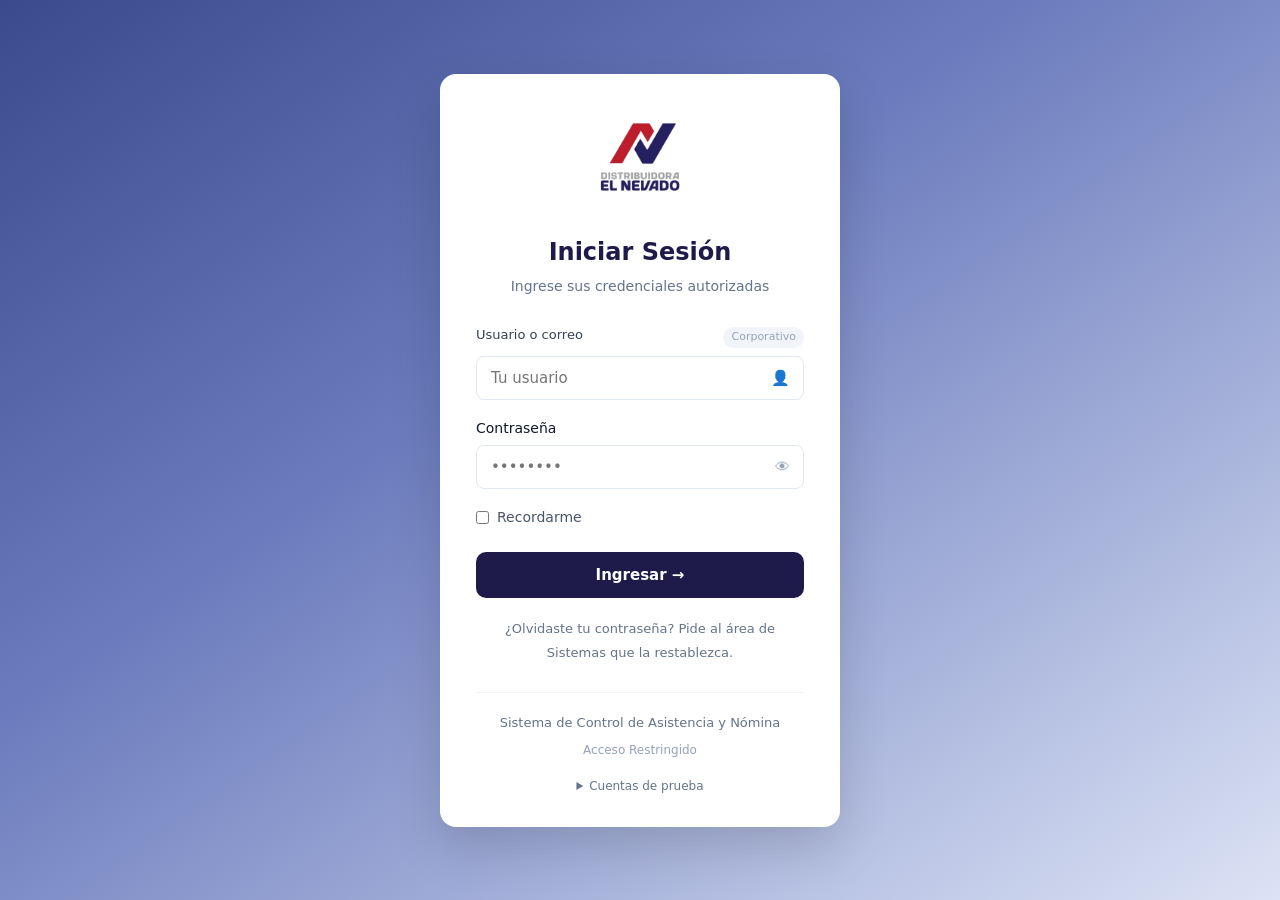
<file: Frontend/index.html>
<!DOCTYPE html>
<html lang="es">

<head>
    <meta charset="UTF-8">
    <meta name="viewport" content="width=device-width, initial-scale=1.0">
    <title>Iniciar Sesión | Distribuidora El Nevado</title>
    <link rel="stylesheet" href="recursos/main.css">
    <link rel="stylesheet" href="recursos/login.css">
    <!-- Sesión y permisos por rol (antes que cualquier otro script) -->
    <script src="recursos/sesion.js"></script>
</head>

<body class="login-page">

    <div class="login-container">
        <div class="login-card">

            <!-- Logo -->
            <div class="login-card__logo">
                <img src="recursos/logo.png" alt="El Nevado">
            </div>

            <!-- Título -->
            <h1 class="login-card__title">Iniciar Sesión</h1>
            <p class="login-card__subtitle">Ingrese sus credenciales autorizadas</p>

            <!-- Formulario -->
            <form class="login-form" id="loginForm" novalidate>

                <!-- Usuario -->
                <div class="form-group">
                    <div class="label-row">
                        <label for="usuario">Usuario o correo</label>
                        <span class="label-tag">Corporativo</span>
                    </div>
                    <div class="input-icon">
                        <input type="text" id="usuario" name="usuario" placeholder="Tu usuario" autocomplete="username"
                            required>
                        <span class="icon">👤</span>
                    </div>
                </div>

                <!-- Contraseña -->
                <div class="form-group">
                    <label for="password">Contraseña</label>
                    <div class="input-icon">
                        <input type="password" id="password" name="password" placeholder="••••••••" autocomplete="current-password" required>
                        <button type="button" class="toggle-password" id="togglePassword" aria-label="Mostrar contraseña">👁</button>
                    </div>
                </div>

                <!-- Recordarme -->
                <div class="form-row">
                    <label class="checkbox-label">
                        <input type="checkbox" name="recordarme" id="recordarme">
                        Recordarme
                    </label>
                </div>

                <p class="login-error hidden" id="loginError" role="alert"></p>

                <!-- Botón -->
                <button type="submit" class="btn btn--primary btn--full">
                    Ingresar →
                </button>

                <!-- Olvidé contraseña -->
                <div class="login-form__footer">
                    <span>¿Olvidaste tu contraseña? Pide al área de Sistemas que la restablezca.</span>
                </div>
            </form>

            <!-- Texto inferior -->
            <div class="login-card__bottom">
                <p>Sistema de Control de Asistencia y Nómina</p>
                <span>Acceso Restringido</span>
            </div>

            <!-- Cuentas de prueba: se quitan cuando exista el servidor -->
            <details class="login-demo">
                <summary>Cuentas de prueba</summary>
                <ul>
                    <li><strong>super</strong> / super123 · Super usuario</li>
                    <li><strong>rh</strong> / rh123 · Recursos Humanos</li>
                    <li><strong>admin01</strong> / admin123 · Admin sucursal 01</li>
                    <li><strong>admin05</strong> / admin123 · Admin sucursal 05</li>
                    <li><strong>sistemas</strong> / sistemas123 · Sistemas</li>
                </ul>
            </details>

        </div>
    </div>

    <script>
        const formulario = document.getElementById('loginForm');
        const mensajeError = document.getElementById('loginError');
        const campoPassword = document.getElementById('password');

        function mostrarError(texto) {
            mensajeError.textContent = texto;
            mensajeError.classList.remove('hidden');
        }

        formulario.addEventListener('submit', (evento) => {
            evento.preventDefault();
            const usuario = document.getElementById('usuario').value.trim();
            const contrasena = campoPassword.value;
            if (!usuario || !contrasena) return mostrarError('Escribe tu usuario y tu contraseña.');

            const resultado = iniciarSesion(usuario, contrasena, document.getElementById('recordarme').checked);
            if (resultado.error) {
                mostrarError(resultado.error);
                campoPassword.value = '';
                campoPassword.focus();
                return;
            }
            location.href = ROLES[resultado.usuario.rol].inicio;
        });

        document.getElementById('togglePassword').addEventListener('click', (evento) => {
            const mostrar = campoPassword.type === 'password';
            campoPassword.type = mostrar ? 'text' : 'password';
            evento.currentTarget.setAttribute('aria-label', mostrar ? 'Ocultar contraseña' : 'Mostrar contraseña');
        });
    </script>
</body>

</html>
</file>
<file: Frontend/recursos/main.css>
/* ===============================
   VARIABLES GLOBALES
================================ */
:root {
    --color-primary: #252060;
    /* Navy */
    --color-primary-dark: #1c184c;
    --color-danger: #BE1D2C;
    /* Rojo del logo */
    --color-success: #22C55E;
    --color-warning: #EAB308;
    --color-text: #0F172A;
    --color-text-light: #64748B;
    --color-border: #E2E8F0;
    --color-bg: #F8FAFC;
    --color-white: #FFFFFF;

    /* ---- Un color por concepto, el mismo en todas las páginas ----
       bg = fondo de la etiqueta · tx = texto · pt = punto, icono o barra */
    --asistencia-bg: #dcfce7;  --asistencia-tx: #15803d;  --asistencia-pt: #22c55e;   /* verde: asistió, a tiempo, activo */
    --retardo-bg: #fef3c7;     --retardo-tx: #b45309;     --retardo-pt: #f59e0b;      /* ámbar: retardo, salida temprana */
    --falta-bg: #fee2e2;       --falta-tx: #b91c1c;       --falta-pt: #ef4444;        /* rojo: falta, falta administrativa */
    --permiso-bg: #dbeafe;     --permiso-tx: #1d4ed8;     --permiso-pt: #3b82f6;      /* azul: permiso */
    --vacaciones-bg: #ede9fe;  --vacaciones-tx: #6d28d9;  --vacaciones-pt: #8b5cf6;   /* morado: vacaciones */
    --incapacidad-bg: #fce7f3; --incapacidad-tx: #be185d; --incapacidad-pt: #db2777;  /* rosa: incapacidad */
    --descanso-bg: #f1f5f9;    --descanso-tx: #64748b;    --descanso-pt: #cbd5e1;     /* gris: descanso */
    --baja-bg: #e2e8f0;        --baja-tx: #334155;                                    /* gris oscuro: baja */

    --radius: 10px;
    --shadow: 0 10px 30px rgba(0, 0, 0, 0.08);
    --transition: all 0.25s ease;
}

/* ===============================
   RESET BÁSICO
================================ */
*,
*::before,
*::after {
    margin: 0;
    padding: 0;
    box-sizing: border-box;
}

html {
    font-size: 16px;
}

body {
    font-family: 'Inter', system-ui, -apple-system, BlinkMacSystemFont, 'Segoe UI', Roboto, sans-serif;
    color: var(--color-text);
    background-color: var(--color-bg);
    line-height: 1.5;
    -webkit-font-smoothing: antialiased;
}

a {
    text-decoration: none;
    color: inherit;
}

img {
    max-width: 100%;
    display: block;
}

button,
input {
    font-family: inherit;
}

/* ===============================
   BOTONES
================================ */
.btn {
    display: inline-flex;
    align-items: center;
    justify-content: center;
    gap: 8px;
    padding: 12px 20px;
    border-radius: 8px;
    font-size: 15px;
    font-weight: 600;
    border: none;
    cursor: pointer;
    transition: var(--transition);
}

.btn--primary {
    background-color: var(--color-primary);
    color: var(--color-white);
}

.btn--primary:hover {
    background-color: var(--color-primary-dark);
}

.btn--full {
    width: 100%;
}

/* ===============================
   FORMULARIOS
================================ */
.form-group {
    margin-bottom: 18px;
}

.form-group label {
    display: block;
    font-size: 14px;
    font-weight: 500;
    margin-bottom: 6px;
    color: var(--color-text);
}

.form-group input[type="text"],
.form-group input[type="password"],
.form-group input[type="email"] {
    width: 100%;
    padding: 12px 14px;
    border: 1px solid var(--color-border);
    border-radius: 8px;
    font-size: 15px;
    transition: var(--transition);
    background-color: var(--color-white);
}

.form-group input:focus {
    outline: none;
    border-color: var(--color-primary);
    box-shadow: 0 0 0 3px rgba(37, 32, 96, 0.12);
}

.form-group--checkbox {
    display: flex;
    align-items: center;
    gap: 8px;
    margin-bottom: 22px;
}

.form-group--checkbox label {
    margin-bottom: 0;
    font-weight: 400;
    cursor: pointer;
}
/* ===============================
   COLORES POR CONCEPTO
   Se usan sobre cualquier etiqueta, píldora o punto para que
   vacaciones, incapacidad, permiso, etc. se vean igual en todo el sistema.
================================ */
.color-asistencia { background: var(--asistencia-bg) !important; color: var(--asistencia-tx) !important; }
.color-retardo { background: var(--retardo-bg) !important; color: var(--retardo-tx) !important; }
.color-falta { background: var(--falta-bg) !important; color: var(--falta-tx) !important; }
.color-permiso { background: var(--permiso-bg) !important; color: var(--permiso-tx) !important; }
.color-vacaciones { background: var(--vacaciones-bg) !important; color: var(--vacaciones-tx) !important; }
.color-incapacidad { background: var(--incapacidad-bg) !important; color: var(--incapacidad-tx) !important; }
.color-descanso { background: var(--descanso-bg) !important; color: var(--descanso-tx) !important; }
.color-baja { background: var(--baja-bg) !important; color: var(--baja-tx) !important; }

/* Cifras e iconos de las tarjetas */
.kpi-card__value.asistencia { color: var(--asistencia-tx); }
.kpi-card__value.retardo { color: var(--retardo-tx); }
.kpi-card__value.falta { color: var(--falta-tx); }
.kpi-card__value.permiso { color: var(--permiso-tx); }
.kpi-card__value.vacaciones { color: var(--vacaciones-tx); }
.kpi-card__value.incapacidad { color: var(--incapacidad-tx); }

/* Sucursal del admin: texto fijo en lugar de lista desplegable */
.sucursal-fija {
    display: inline-flex;
    align-items: center;
    gap: 6px;
    padding: 8px 14px;
    border-radius: 999px;
    background: #eef2ff;
    color: #252060;
    font-size: 14px;
    font-weight: 700;
    white-space: nowrap;
}

.sucursal-fija::before {
    content: '📍';
    font-size: 13px;
}
</file>
<file: Frontend/recursos/login.css>
/* ===============================
   PÁGINA DE LOGIN
================================ */
.login-page {
    min-height: 100vh;
    display: flex;
    align-items: center;
    justify-content: center;
    background: linear-gradient(145deg, #3b4a8c 0%, #6b7bbd 40%, #dce3f5 100%);
    padding: 20px;
    font-family: 'Inter', system-ui, sans-serif;
}

.login-container {
    width: 100%;
    max-width: 400px;
}

/* ===============================
   CARD
================================ */
.login-card {
    background: #ffffff;
    border-radius: 16px;
    padding: 40px 36px 32px;
    box-shadow: 0 20px 50px rgba(0, 0, 0, 0.15);
    text-align: center;
}

/* Logo */
.login-card__logo {
    margin-bottom: 20px;
}

.login-card__logo img {
    height: 100px;
    margin: 0 auto;
}

/* Título */
.login-card__title {
    font-size: 24px;
    font-weight: 700;
    color: #1e1b4b;
    margin-bottom: 6px;
}

.login-card__subtitle {
    font-size: 14px;
    color: #64748b;
    margin-bottom: 28px;
}

/* Formulario */
.login-form {
    text-align: left;
}

/* Labels */
.label-row {
    display: flex;
    justify-content: space-between;
    align-items: center;
    margin-bottom: 6px;
}

.label-row label {
    font-size: 13px;
    font-weight: 500;
    color: #334155;
}

.label-tag {
    font-size: 11px;
    color: #94a3b8;
    background: #f1f5f9;
    padding: 2px 8px;
    border-radius: 20px;
}

/* Inputs con icono */
.input-icon {
    position: relative;
}

.input-icon input {
    width: 100%;
    padding: 12px 42px 12px 14px;
    border: 1px solid #e2e8f0;
    border-radius: 10px;
    font-size: 14px;
    background: #f8fafc;
    transition: all 0.2s ease;
}

.input-icon input:focus {
    outline: none;
    border-color: #252060;
    background: #fff;
    box-shadow: 0 0 0 3px rgba(37, 32, 96, 0.1);
}

.input-icon .icon,
.input-icon .toggle-password {
    position: absolute;
    right: 14px;
    top: 50%;
    transform: translateY(-50%);
    background: none;
    border: none;
    cursor: pointer;
    font-size: 15px;
    color: #94a3b8;
}

/* Recordarme + En línea */
.form-row {
    display: flex;
    justify-content: space-between;
    align-items: center;
    margin: 18px 0 24px;
}

.checkbox-label {
    display: flex;
    align-items: center;
    gap: 8px;
    font-size: 14px;
    color: #475569;
    cursor: pointer;
}

.status-online {
    display: flex;
    align-items: center;
    gap: 6px;
    font-size: 13px;
    color: #16a34a;
    font-weight: 500;
}

.status-online .dot {
    width: 8px;
    height: 8px;
    background: #22c55e;
    border-radius: 50%;
}

/* Botón */
.btn--primary {
    background: #1e1b4b;
    color: white;
    padding: 14px;
    border-radius: 10px;
    font-size: 15px;
    font-weight: 600;
    border: none;
    cursor: pointer;
    transition: all 0.2s ease;
}

.btn--primary:hover {
    background: #312e81;
}

.btn--full {
    width: 100%;
}

/* Footer del form */
.login-form__footer {
    margin-top: 18px;
    text-align: center;
}

.login-form__footer a {
    font-size: 13px;
    color: #64748b;
}

.login-form__footer a:hover {
    color: #BE1D2C;
}

/* Texto inferior */
.login-card__bottom {
    margin-top: 28px;
    padding-top: 20px;
    border-top: 1px solid #f1f5f9;
}

.login-card__bottom p {
    font-size: 13px;
    color: #64748b;
    margin-bottom: 4px;
}

.login-card__bottom span {
    font-size: 12px;
    color: #94a3b8;
}
/* ===============================
   ERROR Y CUENTAS DE PRUEBA
================================ */
.hidden {
    display: none;
}

.login-error {
    margin: -8px 0 16px;
    padding: 10px 12px;
    border-radius: 8px;
    background: #fef2f2;
    border: 1px solid #fecaca;
    color: #b91c1c;
    font-size: 13px;
}

.login-form__footer span {
    font-size: 13px;
    color: #64748b;
}

.login-demo {
    margin-top: 16px;
    font-size: 12px;
    color: #64748b;
    text-align: left;
}

.login-demo summary {
    cursor: pointer;
    text-align: center;
}

.login-demo ul {
    margin: 10px 0 0;
    padding-left: 18px;
    line-height: 1.8;
}
</file>
<file: Frontend/recursos/inicio.css>
/* ===============================
   LAYOUT PRINCIPAL
================================ */
body {
    display: flex;
    min-height: 100vh;
    background-color: #f8fafc;
}

/* ===============================
   SIDEBAR
   Los espacios se ajustan a la altura de la pantalla (vh)
   para que todo el panel se vea sin desplazarse.
================================ */
.sidebar {
    width: 260px;
    background-color: #1e1b4b;
    color: white;
    display: flex;
    flex-direction: column;
    position: fixed;
    top: 0;
    left: 0;
    bottom: 0;
    z-index: 100;
    /* Solo por seguridad en pantallas muy bajas */
    overflow-y: auto;
    scrollbar-width: thin;
    scrollbar-color: rgba(255, 255, 255, 0.2) transparent;
}

.sidebar__logo {
    padding: clamp(10px, 2vh, 16px) 16px clamp(4px, 1vh, 8px);
    display: flex;
    justify-content: center;
    align-items: center;
    flex-shrink: 0;
}

.sidebar__logo img {
    width: 100%;
    max-width: clamp(96px, 17vh, 140px);
    height: auto;
    background: white;
    padding: clamp(6px, 1.2vh, 10px) 14px;
    border-radius: 12px;
    object-fit: contain;
    box-shadow: 0 2px 8px rgba(0, 0, 0, 0.08);
}

.sidebar__nav {
    flex: 1;
    padding: clamp(6px, 1.5vh, 12px) 12px;
    display: flex;
    flex-direction: column;
    gap: clamp(1px, 0.5vh, 4px);
}

.nav-item {
    display: flex;
    align-items: center;
    gap: 12px;
    padding: clamp(6px, 1.3vh, 11px) 16px;
    white-space: nowrap;
    border-radius: 10px;
    color: #c7d2fe;
    font-size: 14.5px;
    font-weight: 500;
    transition: all 0.2s ease;
}

.nav-item:hover {
    background-color: rgba(255, 255, 255, 0.08);
    color: white;
}

.nav-item.active {
    background-color: #312e81;
    color: white;
}

.nav-icon {
    font-size: 18px;
    width: 22px;
    text-align: center;
}

/* Usuario: avatar y nombre en una fila, "Cerrar sesión" debajo */
.sidebar__user {
    margin-top: auto;
    padding: clamp(8px, 1.8vh, 14px) 16px clamp(10px, 2vh, 16px);
    border-top: 1px solid rgba(255, 255, 255, 0.1);
    display: grid;
    grid-template-columns: 40px 1fr;
    align-items: center;
    column-gap: 12px;
    flex-shrink: 0;
}

.user-avatar {
    width: 40px;
    height: 40px;
    background: #4338ca;
    color: white;
    border-radius: 50%;
    display: flex;
    align-items: center;
    justify-content: center;
    font-weight: 600;
    font-size: 15px;
}

.user-info {
    grid-column: 2 / -1;
    min-width: 0;
}

.user-info strong {
    display: block;
    font-size: 14px;
    color: white;
}

.user-info span {
    font-size: 12px;
    color: #a5b4fc;
}

.btn-logout {
    display: inline-flex;
    align-items: center;
    gap: 6px;
    margin-top: clamp(8px, 1.5vh, 12px);
    padding: 7px 12px;
    background-color: #BE1D2C;
    color: white !important;
    border-radius: 8px;
    font-size: 13px;
    font-weight: 500;
    text-decoration: none;
    transition: background-color 0.2s ease;
}

.sidebar__user .btn-logout {
    grid-column: 1 / -1;
    justify-self: start;
    white-space: nowrap;
}

.btn-logout:hover {
    background-color: #9f1825;
}

/* Aviso del servidor debajo de "Configuración": "En línea" / "Sin conexión"
   (lo agrega recursos/estado-servidor.js) */
.server-status {
    align-self: flex-start;
    display: inline-flex;
    align-items: center;
    gap: 6px;
    margin: clamp(4px, 1vh, 10px) 0 0 12px;
    padding: 5px 10px;
    border-radius: 999px;
    border: 1px solid rgba(255, 255, 255, 0.12);
    background: rgba(255, 255, 255, 0.06);
    color: #e0e7ff;
    font: inherit;
    font-size: 12px;
    font-weight: 600;
    white-space: nowrap;
    cursor: pointer;
}

.server-status__dot {
    width: 8px;
    height: 8px;
    border-radius: 50%;
    background: #94a3b8;
    flex-shrink: 0;
}

.server-status--ok .server-status__dot {
    background: #22c55e;
    box-shadow: 0 0 0 3px rgba(34, 197, 94, 0.25);
}

.server-status--error {
    background: rgba(220, 38, 38, 0.25);
    border-color: rgba(248, 113, 113, 0.7);
    color: #fecaca;
}

.server-status--error .server-status__dot {
    background: #f87171;
    animation: servidorAlerta 1.2s ease-in-out infinite;
}

@keyframes servidorAlerta {
    0%, 100% { box-shadow: 0 0 0 0 rgba(248, 113, 113, 0.6); }
    50% { box-shadow: 0 0 0 5px rgba(248, 113, 113, 0); }
}

/* ===============================
   CONTENIDO PRINCIPAL
================================ */
.main-content {
    flex: 1;
    margin-left: 260px;
    min-height: 100vh;
}

/* Header */
.header {
    display: flex;
    justify-content: space-between;
    align-items: center;
    padding: 18px 32px;
    background: white;
    border-bottom: 1px solid #e2e8f0;
    position: sticky;
    top: 0;
    z-index: 50;
}

.header__left {
    display: flex;
    align-items: center;
    gap: 12px;
}

.header__left h1 {
    font-size: 22px;
    font-weight: 700;
    color: #0f172a;
}

.header__right {
    display: flex;
    align-items: center;
    gap: 20px;
}

.search-box input {
    padding: 10px 16px 10px 38px;
    border: 1px solid #e2e8f0;
    border-radius: 10px;
    width: 240px;
    font-size: 14px;
    background: #f8fafc url('data:image/svg+xml;utf8,<svg xmlns="http://www.w3.org/2000/svg" width="16" height="16" fill="%2394a3b8" viewBox="0 0 16 16"><path d="M11.742 10.344a6.5 6.5 0 1 0-1.397 1.398h-.001l3.85 3.85a1 1 0 0 0 1.415-1.414l-3.85-3.85zm-5.242.656a5 5 0 1 1 0-10 5 5 0 0 1 0 10z"/></svg>') no-repeat 12px center;
}

.search-box input:focus {
    outline: none;
    border-color: #252060;
    background-color: white;
}

.header-date {
    font-size: 14px;
    color: #64748b;
}

.btn-notification {
    background: none;
    border: none;
    font-size: 18px;
    cursor: pointer;
    position: relative;
}

/* Contador de solicitudes por atender */
.contador-campana {
    position: absolute;
    top: -6px;
    right: -8px;
    min-width: 18px;
    height: 18px;
    padding: 0 5px;
    border-radius: 999px;
    background: #dc2626;
    color: #fff;
    font-size: 11px;
    font-weight: 700;
    line-height: 18px;
    text-align: center;
}

/* ===============================
   CONTENIDO
================================ */
.content {
    padding: 28px 32px;
}

.section-header {
    display: flex;
    justify-content: space-between;
    align-items: flex-start;
    margin-bottom: 24px;
}

.section-header h2 {
    font-size: 18px;
    font-weight: 700;
    color: #0f172a;
    margin-bottom: 4px;
}

.section-header p {
    font-size: 14px;
    color: #64748b;
}

.section-header__right {
    display: flex;
    align-items: center;
    gap: 20px;
}

/* Filtro de sucursales */
.filtro-sucursal {
    display: flex;
    align-items: center;
    gap: 8px;
}

.filtro-sucursal label {
    font-size: 13px;
    font-weight: 600;
    color: #64748b;
}

.filtro-sucursal select {
    padding: 9px 12px;
    border: 1px solid #e2e8f0;
    border-radius: 10px;
    font-size: 14px;
    color: #334155;
    background: white;
    cursor: pointer;
}

.filtro-sucursal select:focus {
    outline: none;
    border-color: #252060;
}

/* ===============================
   KPI CARDS
================================ */
.kpi-grid {
    display: grid;
    grid-template-columns: repeat(5, 1fr);
    gap: 16px;
    margin-bottom: 28px;
}

.kpi-card {
    background: white;
    border-radius: 14px;
    padding: 18px 20px;
    box-shadow: 0 1px 3px rgba(0, 0, 0, 0.04);
    border: 1px solid #f1f5f9;
    transition: all 0.2s ease;
    cursor: pointer;
}

.kpi-card--active {
    border: 1.5px solid #1e1b4b;
    box-shadow: 0 4px 12px rgba(30, 27, 75, 0.12);
}

.kpi-card:hover {
    box-shadow: 0 4px 12px rgba(0, 0, 0, 0.06);
    transform: translateY(-2px);
}

.kpi-card--highlight {
    border: 1.5px solid #818cf8;
}

.kpi-card__header {
    display: flex;
    justify-content: space-between;
    align-items: center;
    margin-bottom: 10px;
    font-size: 13px;
    color: #64748b;
    font-weight: 500;
}

.kpi-card__value {
    font-size: 32px;
    font-weight: 700;
    line-height: 1.1;
    margin-bottom: 6px;
}

.kpi-card__value.success {
    color: #16a34a;
}

.kpi-card__value.warning {
    color: #d97706;
}

.kpi-card__value.danger {
    color: #dc2626;
}

.kpi-card__value.info {
    color: #4f46e5;
}

.kpi-card__trend {
    font-size: 13px;
    color: #64748b;
}

.kpi-card__trend.up {
    color: #16a34a;
}

.kpi-card__trend.down {
    color: #dc2626;
}

/* ===============================
   CARD + TABLA
================================ */
.card {
    background: white;
    border-radius: 14px;
    border: 1px solid #f1f5f9;
    box-shadow: 0 1px 3px rgba(0, 0, 0, 0.04);
    overflow: hidden;
}

.card__header {
    display: flex;
    justify-content: space-between;
    align-items: flex-start;
    padding: 20px 24px;
    border-bottom: 1px solid #f1f5f9;
}

.card__header h3 {
    font-size: 16px;
    font-weight: 700;
    color: #0f172a;
    margin-bottom: 4px;
}

.card__subtitle {
    font-size: 13px;
    color: #64748b;
    margin-top: 4px;
}

.badge-soft {
    display: inline-block;
    background: #e0e7ff;
    color: #4338ca;
    font-size: 12px;
    font-weight: 500;
    padding: 3px 10px;
    border-radius: 20px;
    margin-left: 8px;
}

.card__actions {
    display: flex;
    align-items: center;
    gap: 14px;
}

/* Tabla */
.table-responsive {
    overflow-x: auto;
}

.table {
    width: 100%;
    border-collapse: collapse;
}

.table th {
    text-align: left;
    padding: 14px 20px;
    font-size: 12px;
    font-weight: 600;
    color: #64748b;
    text-transform: uppercase;
    letter-spacing: 0.03em;
    background: #f8fafc;
    border-bottom: 1px solid #e2e8f0;
}

.table td {
    padding: 16px 20px;
    font-size: 14px;
    color: #334155;
    border-bottom: 1px solid #f1f5f9;
}

.employee-id {
    font-weight: 600;
    color: #1e1b4b;
    white-space: nowrap;
}

.table .fila-vacia td {
    text-align: center;
    color: #94a3b8;
    font-style: italic;
}

.card__actions .btn {
    text-decoration: none;
    display: inline-block;
}

.employee-cell {
    display: flex;
    align-items: center;
    gap: 12px;
}

.avatar {
    width: 36px;
    height: 36px;
    background: #e0e7ff;
    color: #4338ca;
    border-radius: 50%;
    display: flex;
    align-items: center;
    justify-content: center;
    font-size: 13px;
    font-weight: 600;
}

/* Badges */
.badge {
    display: inline-block;
    padding: 4px 12px;
    border-radius: 20px;
    font-size: 12px;
    font-weight: 600;
}

.badge--success {
    background: #dcfce7;
    color: #16a34a;
}

.badge--warning {
    background: #fef3c7;
    color: #d97706;
}

.badge--danger {
    background: #fee2e2;
    color: #dc2626;
}

/* Footer de tabla */
.table-footer {
    display: flex;
    justify-content: space-between;
    align-items: center;
    padding: 16px 24px;
    font-size: 13px;
    color: #64748b;
}

.pagination {
    display: flex;
    gap: 6px;
}

.pagination button {
    padding: 6px 12px;
    border: 1px solid #e2e8f0;
    background: white;
    border-radius: 8px;
    font-size: 13px;
    cursor: pointer;
    transition: all 0.15s;
}

.pagination button.active {
    background: #1e1b4b;
    color: white;
    border-color: #1e1b4b;
}

.pagination button:hover:not(.active) {
    background: #f8fafc;
}

/* Botones */
.btn {
    padding: 9px 16px;
    border-radius: 8px;
    font-size: 13.5px;
    font-weight: 500;
    cursor: pointer;
    border: none;
    transition: all 0.2s;
}

.btn--primary {
    background: #1e1b4b;
    color: white;
}

.btn--primary:hover {
    background: #312e81;
}

.btn--outline {
    background: white;
    border: 1px solid #e2e8f0;
    color: #334155;
}

.btn--outline:hover {
    background: #f8fafc;
}

/* ===============================
   RESPONSIVE
================================ */
@media (max-width: 1200px) {
    .kpi-grid {
        grid-template-columns: repeat(3, 1fr);
    }
}

@media (max-width: 900px) {
    .sidebar {
        width: 80px;
    }

    /* Solo íconos: el texto del menú no está en un <span>, se oculta con el tamaño de letra */
    .sidebar__nav .nav-item {
        font-size: 0;
        justify-content: center;
        padding: clamp(6px, 1.3vh, 12px) 0;
    }

    .sidebar__nav .nav-icon {
        font-size: 20px;
    }

    .sidebar__user {
        grid-template-columns: 1fr;
        justify-items: center;
    }

    .user-info,
    .btn-logout {
        display: none;
    }

    /* Panel angosto: el aviso queda como un punto de color (el detalle en el texto emergente) */
    .server-status {
        align-self: center;
        margin-left: 0;
        padding: 8px;
    }

    .server-status__text {
        display: none;
    }

    .main-content {
        margin-left: 80px;
    }

    .kpi-grid {
        grid-template-columns: repeat(2, 1fr);
    }
}
</file>
<file: Frontend/recursos/asistencia.css>
/* ===============================
   PÁGINA DE ASISTENCIA
================================ */

/* Evita que una tabla ancha empuje toda la página: se desplaza dentro de su tarjeta */
.main-content {
    min-width: 0;
}

/* Header de página */
.page-header {
    display: flex;
    justify-content: space-between;
    align-items: flex-start;
    margin-bottom: 28px;
    gap: 20px;
}

.title-row {
    display: flex;
    align-items: center;
    gap: 12px;
    margin-bottom: 6px;
}

.title-row h1 {
    font-size: 24px;
    font-weight: 700;
    color: #0f172a;
}

.page-actions {
    display: flex;
    gap: 10px;
    flex-shrink: 0;
}

/* KPI de 5 columnas */
.kpi-grid--5 {
    grid-template-columns: repeat(5, 1fr);
    margin-bottom: 24px;
}

.kpi-card__value small {
    font-size: 18px;
    font-weight: 500;
    color: #94a3b8;
}

.kpi-card__value.incapacity {
    color: var(--incapacidad-tx);
}

.kpi-card__footer {
    display: flex;
    flex-direction: column;
    gap: 4px;
    margin-top: 10px;
    font-size: 12.5px;
    color: #64748b;
}

/* ===============================
   FILTROS
================================ */
.filters-bar {
    display: flex;
    justify-content: space-between;
    align-items: center;
    margin-bottom: 20px;
    gap: 16px;
    flex-wrap: wrap;
}

.filter-tabs {
    display: flex;
    background: #f1f5f9;
    padding: 4px;
    border-radius: 10px;
    gap: 2px;
}

.filter-tab {
    padding: 8px 16px;
    border: none;
    background: transparent;
    border-radius: 8px;
    font-size: 13.5px;
    font-weight: 500;
    color: #64748b;
    cursor: pointer;
    transition: all 0.2s;
}

.filter-tab.active {
    background: white;
    color: #0f172a;
    box-shadow: 0 1px 3px rgba(0, 0, 0, 0.08);
}

.filter-tab:hover:not(.active) {
    color: #0f172a;
}

.filter-selects {
    display: flex;
    align-items: center;
    gap: 12px;
    flex-wrap: wrap;
}

.filter-selects select {
    padding: 8px 32px 8px 12px;
    border: 1px solid #e2e8f0;
    border-radius: 8px;
    font-size: 13.5px;
    background: white;
    color: #334155;
    cursor: pointer;
}

/* Periodo que se está viendo (fecha, semana o mes) */
.last-sync {
    font-size: 13px;
    font-weight: 600;
    color: #475569;
}

/* ===============================
   TABS DE LA TABLA
================================ */
.table-tabs {
    display: flex;
    gap: 6px;
    flex-wrap: wrap;
}

.table-tab {
    padding: 7px 14px;
    border: none;
    background: transparent;
    border-radius: 20px;
    font-size: 13px;
    font-weight: 500;
    color: #64748b;
    cursor: pointer;
    transition: all 0.2s;
}

.table-tab.active {
    background: #1e1b4b;
    color: white;
}

.table-tab:hover:not(.active) {
    background: #f1f5f9;
    color: #0f172a;
}

/* ===============================
   TABLA DE ASISTENCIA
================================ */
#tabla-registros th,
#tabla-registros td {
    padding-left: 14px;
    padding-right: 14px;
}

#tabla-registros tbody tr[data-id] {
    cursor: pointer;
}

#tabla-registros tbody tr[data-id]:hover {
    background: #f8fafc;
}

.col-hora {
    white-space: nowrap;
}

/* Columnas numéricas del resumen semanal/mensual */
.col-num {
    text-align: center !important;
    white-space: nowrap;
}

.employee-id {
    font-weight: 700;
    color: #1e1b4b;
    white-space: nowrap;
}

.time-ok {
    color: var(--asistencia-tx);
    font-weight: 600;
}

.time-late {
    color: var(--retardo-tx);
    font-weight: 600;
}

.time-late small {
    font-weight: 500;
    font-size: 12px;
}

.time-danger {
    color: #dc2626;
    font-weight: 600;
}

.time-info {
    color: #4f46e5;
    font-weight: 600;
}

.time-missing {
    color: #94a3b8;
}

/* Permisos, incapacidades y vacaciones: no checan */
.no-check {
    color: #94a3b8;
    font-style: italic;
}

.table-empty {
    text-align: center;
    padding: 40px !important;
    color: #94a3b8;
}

.status-dot {
    display: inline-block;
    width: 8px;
    height: 8px;
    border-radius: 50%;
    margin-right: 6px;
}

.status-dot.success { background: #22c55e; }
.status-dot.warning { background: #f59e0b; }
.status-dot.danger { background: #ef4444; }
.status-dot.info { background: #6366f1; }
.status-dot.muted { background: #cbd5e1; }

/* Un punto por concepto, con los colores de recursos/main.css */
.status-dot.asistencia { background: var(--asistencia-pt); }
.status-dot.retardo { background: var(--retardo-pt); }
.status-dot.falta { background: var(--falta-pt); }
.status-dot.permiso { background: var(--permiso-pt); }
.status-dot.incapacidad { background: var(--incapacidad-pt); }
.status-dot.vacaciones { background: var(--vacaciones-pt); }
.status-dot.descanso { background: var(--descanso-pt); }

.pill {
    display: inline-block;
    padding: 3px 10px;
    border-radius: 999px;
    font-size: 12px;
    font-weight: 600;
}

.pill--success { background: #dcfce7; color: #15803d; }
.pill--muted { background: #f1f5f9; color: #475569; }

/* ===============================
   BOTONES EXTRA
================================ */
.btn--outline {
    background: white;
    border: 1px solid #e2e8f0;
    color: #334155;
    padding: 9px 16px;
    border-radius: 8px;
    font-size: 13.5px;
    font-weight: 500;
    cursor: pointer;
    transition: all 0.2s;
}

.btn--outline:hover {
    background: #f8fafc;
    border-color: #cbd5e1;
}

.btn--primary {
    background: #1e1b4b;
    color: white;
    padding: 9px 16px;
    border-radius: 8px;
    font-size: 13.5px;
    font-weight: 500;
    border: none;
    cursor: pointer;
    transition: all 0.2s;
}

.btn--primary:hover {
    background: #312e81;
}

/* ===============================
   RESPONSIVE
================================ */
@media (max-width: 1300px) {
    .kpi-grid--5 {
        grid-template-columns: repeat(3, 1fr);
    }
}

@media (max-width: 1200px) {
    .page-header {
        flex-direction: column;
    }
}

@media (max-width: 768px) {
    .kpi-grid--5 {
        grid-template-columns: repeat(2, 1fr);
    }

    .filters-bar {
        flex-direction: column;
        align-items: flex-start;
    }
}

.kpi-card {
    cursor: pointer;
    transition: all 0.2s ease;
}

.kpi-card--active {
    border: 2px solid #4f46e5 !important;
    box-shadow: 0 0 0 4px rgba(79, 70, 229, 0.15);
}
</file>
<file: Frontend/recursos/lista-asistencia.css>
/* ===============================
   LISTA DE ASISTENCIA SEMANAL (ventana y hoja para PDF)
   Los colores de cada concepto vienen de main.css
================================ */

/* ---------- Ventana ---------- */
.lista-modal {
    position: fixed;
    inset: 0;
    z-index: 2100;
    display: grid;
    place-items: center;
    padding: 20px;
    background: rgba(15, 23, 42, 0.55);
}

.lista-modal__caja {
    display: flex;
    flex-direction: column;
    width: min(1180px, 100%);
    max-height: 100%;
    background: #fff;
    border-radius: 16px;
    box-shadow: 0 24px 60px rgba(15, 23, 42, 0.3);
    overflow: hidden;
}

.lista-modal__barra {
    display: flex;
    align-items: flex-end;
    justify-content: space-between;
    gap: 16px;
    flex-wrap: wrap;
    padding: 18px 22px;
    border-bottom: 1px solid #e2e8f0;
}

.lista-modal__barra h3 {
    margin: 0 0 2px;
    font-size: 19px;
    color: #0f172a;
}

.lista-modal__barra p {
    margin: 0;
    font-size: 13px;
    color: #64748b;
}

.lista-controles {
    display: flex;
    align-items: flex-end;
    gap: 12px;
    flex-wrap: wrap;
}

.lista-controles label {
    display: block;
    margin-bottom: 4px;
    font-size: 12px;
    font-weight: 600;
    color: #475569;
}

.lista-controles select {
    padding: 9px 12px;
    border: 1px solid #e2e8f0;
    border-radius: 10px;
    background: #fff;
    font-size: 14px;
}

.lista-modos {
    display: inline-flex;
    padding: 3px;
    border-radius: 10px;
    background: #f1f5f9;
}

.lista-modos label {
    margin: 0;
    cursor: pointer;
}

.lista-modos input {
    position: absolute;
    opacity: 0;
    pointer-events: none;
}

.lista-modos span {
    display: block;
    padding: 7px 12px;
    border-radius: 8px;
    font-size: 13px;
    font-weight: 600;
    color: #475569;
}

.lista-modos input:checked + span {
    background: #fff;
    color: #252060;
    box-shadow: 0 1px 3px rgba(15, 23, 42, 0.15);
}

.lista-modos input:focus-visible + span {
    outline: 2px solid #252060;
}

.lista-modal__vista {
    flex: 1;
    overflow: auto;
    padding: 18px;
    background: #e2e8f0;
}

.lista-modal__vista .lista-hoja {
    margin: 0 auto;
    box-shadow: 0 6px 20px rgba(15, 23, 42, 0.18);
}

.lista-modal__acciones {
    display: flex;
    align-items: center;
    justify-content: space-between;
    gap: 12px;
    flex-wrap: wrap;
    padding: 14px 22px;
    border-top: 1px solid #e2e8f0;
}

.lista-modal__acciones p {
    margin: 0;
    font-size: 12.5px;
    color: #64748b;
}

.lista-modal__acciones div {
    display: flex;
    gap: 10px;
}

/* ---------- La hoja (en pantalla y en el PDF) ---------- */
.lista-hoja {
    width: 1120px;
    padding: 18px 20px;
    background: #fff;
    color: #0f172a;
    font-size: 11px;
    line-height: 1.3;
    -webkit-print-color-adjust: exact;
    print-color-adjust: exact;
}

.la-encabezado {
    display: grid;
    grid-template-columns: auto 1fr 1.4fr;
    align-items: center;
    gap: 16px;
    padding: 7px 14px;
    border-radius: 10px;
    background: #252060;
    color: #fff;
}

.la-encabezado img {
    width: 62px;
    padding: 5px;
    border-radius: 8px;
    background: #fff;
}

.la-encabezado h2 {
    margin: 0;
    font-size: 19px;
    letter-spacing: 0.04em;
    text-transform: uppercase;
}

.la-encabezado p {
    margin: 2px 0 0;
    font-size: 11px;
    color: #c7d2fe;
}

.la-semana {
    text-align: right;
}

.la-semana p {
    font-size: 12.5px;
    font-weight: 700;
    color: #fff;
}

.la-tarjetas {
    display: grid;
    grid-auto-flow: column;
    grid-auto-columns: 1fr;
    gap: 8px;
    margin: 8px 0;
}

.la-tarjeta {
    padding: 5px 10px;
    border: 1px solid #e2e8f0;
    border-left: 4px solid #cbd5e1;
    border-radius: 8px;
    background: #f8fafc;
}

.la-tarjeta {
    display: flex;
    align-items: baseline;
    gap: 6px;
}

.la-tarjeta strong {
    font-size: 15px;
}

.la-tarjeta span {
    font-size: 9.5px;
    line-height: 1.15;
    color: #475569;
}

.la-tarjeta--asistencia { border-left-color: var(--asistencia-pt); }
.la-tarjeta--asistencia strong { color: var(--asistencia-tx); }
.la-tarjeta--retardo { border-left-color: var(--retardo-pt); }
.la-tarjeta--retardo strong { color: var(--retardo-tx); }
.la-tarjeta--falta { border-left-color: var(--falta-pt); }
.la-tarjeta--falta strong { color: var(--falta-tx); }
.la-tarjeta--incapacidad { border-left-color: var(--incapacidad-pt); }
.la-tarjeta--incapacidad strong { color: var(--incapacidad-tx); }
.la-tarjeta--vacaciones { border-left-color: var(--vacaciones-pt); }
.la-tarjeta--vacaciones strong { color: var(--vacaciones-tx); }
.la-tarjeta--permiso { border-left-color: var(--permiso-pt); }
.la-tarjeta--permiso strong { color: var(--permiso-tx); }

.la-tabla {
    width: 100%;
    border-collapse: collapse;
    table-layout: fixed;
}

.la-tabla th,
.la-tabla td {
    border: 1px solid #94a3b8;
    padding: 2px 4px;
    text-align: center;
    vertical-align: middle;
}

.la-tabla thead th {
    background: #252060;
    color: #fff;
    font-size: 10.5px;
    text-transform: uppercase;
    letter-spacing: 0.03em;
}

.la-tabla thead .la-th-fecha,
.la-tabla thead .la-th-total {
    background: #e0e7ff;
    color: #1e1b4b;
    text-transform: none;
}

.la-tabla thead .la-th-hoy {
    background: #fde68a;
}

.la-tabla td.la-num { color: #475569; }

.la-grupo td {
    background: #f1f5f9;
    font-weight: 800;
    font-size: 11px;
    letter-spacing: 0.05em;
    text-transform: uppercase;
    color: #252060;
}

.la-tabla td.la-nombre {
    text-align: left;
    font-weight: 700;
    text-transform: uppercase;
    color: #1e3a8a;
}

.la-nombre span {
    font-size: 10.5px;
}

/* El ID va en el mismo renglón, a la derecha, para no hacer más alto el renglón */
.la-nombre small {
    float: right;
    margin-left: 6px;
    font-size: 8.5px;
    font-weight: 500;
    line-height: 14px;
    text-transform: none;
    color: #64748b;
}

.la-ingreso {
    font-weight: 600;
    color: #1e3a8a;
}

.la-puesto {
    font-size: 9px;
    line-height: 1.15;
    font-weight: 700;
    text-transform: uppercase;
}

.la-dia {
    height: 27px;
    font-size: 10px;
}

.la-dia strong,
.la-dia small {
    display: block;
}

.la-dia strong {
    white-space: nowrap;
}

.la-dia strong {
    font-size: 9.5px;
}

.la-dia small {
    font-size: 8.5px;
    font-weight: 600;
    opacity: 0.9;
}

.la-dia--asistencia { color: var(--asistencia-tx); }
.la-dia--retardo { background: var(--retardo-bg); color: var(--retardo-tx); }
.la-dia--falta { background: var(--falta-bg); color: var(--falta-tx); }
.la-dia--incapacidad { background: var(--incapacidad-bg); color: var(--incapacidad-tx); }
.la-dia--vacaciones { background: var(--vacaciones-bg); color: var(--vacaciones-tx); }
.la-dia--permiso { background: var(--permiso-bg); color: var(--permiso-tx); }
.la-dia--descanso { background: var(--descanso-bg); color: var(--descanso-tx); }

.la-dia--fuera {
    background: repeating-linear-gradient(135deg, #f8fafc, #f8fafc 5px, #e2e8f0 5px, #e2e8f0 6px);
    color: #64748b;
    font-size: 9px;
}

.la-total {
    font-weight: 700;
}

.la-total--retardo { color: var(--retardo-tx); }
.la-total--falta { color: var(--falta-tx); }

.la-pie td {
    background: #eef2ff;
    font-weight: 800;
    color: #1e1b4b;
}

.la-pie td:first-child {
    text-align: right;
    text-transform: uppercase;
    letter-spacing: 0.03em;
}

.la-vacia {
    padding: 18px !important;
    color: #64748b;
}

.la-final {
    margin-top: 8px;
    break-inside: avoid;
}

.la-leyenda {
    display: flex;
    flex-wrap: wrap;
    gap: 5px;
    margin-bottom: 7px;
}

.la-chip {
    padding: 3px 8px;
    border: 1px solid #e2e8f0;
    border-radius: 999px;
    font-size: 9.5px;
    font-weight: 700;
}

.la-avisos {
    padding: 6px 12px;
    border: 1px solid #e2e8f0;
    border-radius: 8px;
    background: #f8fafc;
}

.la-avisos h3 {
    margin: 0 0 4px;
    font-size: 11px;
    text-transform: uppercase;
    letter-spacing: 0.04em;
    color: #252060;
}

.la-avisos ul {
    margin: 0;
    padding: 0;
    list-style: none;
    columns: 2;
    column-gap: 24px;
}

.la-avisos li {
    position: relative;
    padding-left: 12px;
    font-size: 10px;
    break-inside: avoid;
}

.la-avisos li::before {
    content: '';
    position: absolute;
    left: 0;
    top: 4px;
    width: 6px;
    height: 6px;
    border-radius: 50%;
    background: #94a3b8;
}

.la-avisos p {
    margin: 0;
    font-size: 10.5px;
    color: #475569;
}

.la-aviso--falta::before { background: var(--falta-pt) !important; }
.la-aviso--retardo::before { background: var(--retardo-pt) !important; }
.la-aviso--asistencia::before { background: var(--asistencia-pt) !important; }
.la-aviso--incapacidad::before { background: var(--incapacidad-pt) !important; }
.la-aviso--vacaciones::before { background: var(--vacaciones-pt) !important; }

.la-firmas {
    display: grid;
    grid-template-columns: 1fr 1fr;
    column-gap: 60px;
    row-gap: 3px;
    margin-top: 26px;
    padding: 0 60px;
    text-align: center;
    break-inside: avoid;
}

.la-firmas span {
    display: block;
    padding-top: 5px;
    border-top: 1px solid #0f172a;
    font-size: 11px;
    font-weight: 700;
}

.la-firmas small {
    font-size: 9.5px;
    color: #475569;
}

.la-firmas p {
    grid-column: 1 / -1;
    margin: 4px 0 0;
    font-size: 8.5px;
    color: #64748b;
}

/* ---------- PDF: solo sale la hoja, en horizontal ---------- */
#zonaLista {
    display: none;
}

@media print {
    @page {
        size: letter landscape;
        margin: 9mm;
    }

    body.imprimiendo-lista > *:not(#zonaLista) {
        display: none !important;
    }

    body.imprimiendo-lista #zonaLista {
        display: block;
    }

    body.imprimiendo-lista {
        background: #fff;
    }

    #zonaLista .lista-hoja {
        width: 100%;
        padding: 0;
    }

    /* El encabezado de la tabla se repite en cada hoja y los renglones no se parten */
    .la-tabla thead { display: table-header-group; }
    .la-tabla tr { break-inside: avoid; }
}
</file>
<file: Frontend/recursos/configuracion.css>
body.page-configuracion {
    background: #f4f6fb;
}

.configuration-shell {
    padding-bottom: 32px;
}

.configuration-header {
    display: flex;
    justify-content: space-between;
    align-items: flex-start;
    gap: 18px;
    margin-bottom: 22px;
}

.configuration-header h1 {
    font-size: 24px;
    color: #0f172a;
    font-weight: 700;
    line-height: 1.3;
    margin-bottom: 4px;
}

.configuration-header p {
    color: #64748b;
    font-size: 14px;
    max-width: 700px;
}

.header-title {
    font-size: 16px;
    font-weight: 700;
    color: #0f172a;
}

.configuration-header__actions {
    display: flex;
    align-items: center;
    gap: 12px;
    flex-wrap: wrap;
}

.settings-tabs {
    display: flex;
    flex-wrap: wrap;
    gap: 10px;
    margin-bottom: 22px;
    padding: 8px 12px;
    border-radius: 16px;
    background: rgba(255, 255, 255, 0.7);
    border: 1px solid #e2e8f0;
}

.settings-tab {
    border: 1px solid transparent;
    background: #f4f6fb;
    color: #475569;
    padding: 10px 16px;
    border-radius: 10px;
    font-size: 14px;
    font-weight: 600;
    cursor: pointer;
}

.settings-tab.active {
    background: #252060;
    color: white;
    box-shadow: 0 8px 18px rgba(37, 32, 96, 0.2);
}

.configuration-grid {
    display: grid;
    grid-template-columns: 1.05fr 1fr;
    gap: 20px;
}

.config-column {
    display: flex;
    flex-direction: column;
    gap: 20px;
}

.config-card {
    background: #fff;
    border: 1px solid #e2e8f0;
    border-radius: 18px;
    box-shadow: 0 8px 18px rgba(15, 23, 42, 0.03);
    padding: 22px;
}

.config-card__title {
    display: flex;
    align-items: center;
    gap: 12px;
    margin-bottom: 20px;
}

.config-card__title h3 {
    font-size: 18px;
    color: #111827;
    margin-bottom: 4px;
}

.config-card__title p {
    font-size: 12px;
    color: #64748b;
}

.config-icon {
    width: 38px;
    height: 38px;
    display: grid;
    place-items: center;
    background: #eef2ff;
    color: #312e81;
    border-radius: 12px;
    font-size: 18px;
}

.config-badge {
    margin-left: auto;
    background: rgba(34, 197, 94, 0.12);
    color: #15803d;
    border-radius: 999px;
    padding: 6px 12px;
    font-size: 12px;
    font-weight: 700;
}

.config-row {
    display: flex;
    align-items: center;
    justify-content: space-between;
    gap: 12px;
    border: 1px solid #edf2f7;
    background: #f8fafc;
    border-radius: 12px;
    padding: 14px 16px;
    margin-bottom: 18px;
}

.config-row--single {
    justify-content: space-between;
    align-items: center;
}

.config-row label,
.form-field label {
    display: block;
    margin-bottom: 6px;
    font-size: 13px;
    font-weight: 600;
    color: #475569;
}

.config-file {
    display: flex;
    align-items: center;
    gap: 12px;
}

.config-file .mini-icon {
    width: 38px;
    height: 38px;
    border-radius: 10px;
    background: #e2e8f0;
    display: grid;
    place-items: center;
}

.config-file small {
    display: block;
    font-size: 12px;
    color: #64748b;
}

.config-form-grid {
    display: grid;
    grid-template-columns: repeat(2, minmax(0, 1fr));
    gap: 16px;
}

.form-field {
    min-width: 0;
}

.field-full {
    grid-column: 1 / -1;
}

.form-field input,
.form-field select {
    width: 100%;
    border: 1px solid #e2e8f0;
    border-radius: 10px;
    padding: 12px 14px;
    background: #f8fafc;
    color: #0f172a;
    font-size: 14px;
}

.hint-box {
    margin-top: 18px;
    border-left: 4px solid #cbd5e1;
    background: #f8fafc;
    color: #475569;
    padding: 12px 14px;
    border-radius: 10px;
    font-size: 13px;
}

.toggle-list {
    display: flex;
    flex-direction: column;
    gap: 14px;
}

.toggle-item {
    display: flex;
    align-items: center;
    justify-content: space-between;
    gap: 12px;
    padding: 14px 16px;
    border-radius: 12px;
    background: #f8fafc;
    border: 1px solid #edf2f7;
}

.toggle-item strong {
    display: block;
    font-size: 14px;
    color: #0f172a;
    margin-bottom: 4px;
}

.toggle-item small {
    color: #64748b;
    font-size: 12px;
    display: block;
    max-width: 360px;
}

.switch {
    position: relative;
    display: inline-block;
    width: 48px;
    height: 28px;
    flex-shrink: 0;
}

.switch input {
    opacity: 0;
    width: 0;
    height: 0;
}

.slider {
    position: absolute;
    inset: 0;
    border-radius: 999px;
    background: #cbd5e1;
    transition: all 0.2s ease;
}

.slider::before {
    content: "";
    position: absolute;
    width: 20px;
    height: 20px;
    left: 4px;
    top: 4px;
    border-radius: 50%;
    background: white;
    box-shadow: 0 2px 6px rgba(15, 23, 42, 0.15);
    transition: all 0.2s ease;
}

.switch input:checked + .slider {
    background: #252060;
}

.switch input:checked + .slider::before {
    transform: translateX(20px);
}

.btn--small {
    padding: 10px 14px;
    font-size: 13px;
}

/* ===============================
   CONFIGURACIÓN: PESTAÑAS Y CAMPOS
================================ */
.hidden {
    display: none !important;
}

.settings-panel {
    margin-bottom: 20px;
}

.input-suffix {
    display: flex;
    align-items: stretch;
    border: 1px solid #e2e8f0;
    border-radius: 10px;
    background: #f8fafc;
    overflow: hidden;
}

.input-suffix input {
    border: none !important;
    border-radius: 0 !important;
    background: transparent !important;
    flex: 1;
    min-width: 0;
}

.input-suffix span {
    display: flex;
    align-items: center;
    padding: 0 14px;
    background: #eef2f7;
    color: #475569;
    font-size: 13px;
    font-weight: 600;
    white-space: nowrap;
}

.form-field input:focus,
.form-field select:focus,
.input-suffix:focus-within {
    outline: none;
    border-color: #252060;
    box-shadow: 0 0 0 3px rgba(37, 32, 96, 0.12);
}

.input-suffix input:focus {
    box-shadow: none;
}

.form-field input[readonly] {
    color: #475569;
    cursor: default;
}

.form-field .is-invalid,
.input-suffix:has(.is-invalid) {
    border-color: #f87171 !important;
    background: #fef2f2 !important;
}

.hint-box strong {
    color: #0f172a;
}

.hint-box a,
.config-card__title p a {
    color: #252060;
    font-weight: 700;
}

.unsaved-pill {
    background: #fef3c7;
    color: #92400e;
    border-radius: 999px;
    padding: 6px 12px;
    font-size: 12px;
    font-weight: 700;
}

.info-list {
    list-style: none;
    margin: 0;
    padding: 0;
    display: grid;
    gap: 8px;
}

.info-list li {
    display: flex;
    justify-content: space-between;
    align-items: baseline;
    gap: 16px;
    padding: 11px 14px;
    border-radius: 10px;
    background: #f8fafc;
    border: 1px solid #edf2f7;
    font-size: 13.5px;
}

.info-list span {
    color: #64748b;
    flex-shrink: 0;
}

.info-list strong {
    color: #0f172a;
    text-align: right;
}

.demo-card .config-card__title {
    margin-bottom: 14px;
}

.demo-card__btn,
.config-card__action {
    margin-left: auto;
    flex-shrink: 0;
}

.toast {
    position: fixed;
    right: 24px;
    bottom: 24px;
    z-index: 500;
    background: #1e1b4b;
    color: white;
    padding: 12px 18px;
    border-radius: 12px;
    box-shadow: 0 12px 30px rgba(15, 23, 42, 0.25);
    font-size: 14px;
    max-width: 440px;
}

/* ===============================
   INFORMACIÓN
================================ */
.stat-grid {
    display: grid;
    grid-template-columns: repeat(4, minmax(0, 1fr));
    gap: 16px;
    margin-bottom: 20px;
}

.stat-grid--compact {
    gap: 10px;
    margin-bottom: 0;
}

.stat-card {
    background: #fff;
    border: 1px solid #e2e8f0;
    border-radius: 16px;
    padding: 16px 18px;
}

.stat-grid--compact .stat-card {
    background: #f8fafc;
    border-color: #edf2f7;
    border-radius: 12px;
    padding: 12px 14px;
}

.stat-card strong {
    display: block;
    font-size: 28px;
    line-height: 1.1;
    color: #0f172a;
}

.stat-grid--compact .stat-card strong {
    font-size: 22px;
}

.stat-card span {
    display: block;
    margin-top: 4px;
    font-size: 12.5px;
    color: #64748b;
}

.stat-card--warning strong { color: #d97706; }
.stat-card--danger strong { color: #dc2626; }

.company-logo {
    display: flex;
    justify-content: center;
    padding: 12px;
    margin-bottom: 18px;
    border: 1px solid #edf2f7;
    border-radius: 12px;
    background: #f8fafc;
}

.company-logo img {
    max-width: 150px;
    height: auto;
}

.config-badge--inline {
    margin-left: 8px;
    padding: 2px 8px;
    font-size: 11px;
}

.branch-table {
    width: 100%;
    border-collapse: collapse;
}

.branch-table th {
    text-align: left;
    font-size: 11px;
    letter-spacing: 0.06em;
    text-transform: uppercase;
    color: #64748b;
    padding: 10px 12px;
    background: #f8fafc;
    border-bottom: 1px solid #edf2f7;
}

.branch-table td {
    padding: 11px 12px;
    font-size: 14px;
    color: #334155;
    border-bottom: 1px solid #f1f5f9;
}

.branch-table .num {
    text-align: right;
}

.branch-key {
    font-weight: 700;
    color: #252060;
    width: 60px;
}

.branch-form {
    padding: 16px;
    margin-bottom: 18px;
    border: 1px dashed #c7d2fe;
    border-radius: 12px;
    background: #f5f7ff;
}

.branch-form__actions {
    display: flex;
    justify-content: flex-end;
    gap: 10px;
    margin-top: 14px;
}

.field-hint {
    display: block;
    margin-top: 6px;
    font-size: 12px;
    color: #64748b;
}

.form-error {
    margin: 12px 0 0;
    padding: 10px 12px;
    border-radius: 10px;
    background: #fef2f2;
    border: 1px solid #fecaca;
    color: #b91c1c;
    font-size: 13px;
}

@media (max-width: 1100px) {
    .stat-grid {
        grid-template-columns: repeat(2, minmax(0, 1fr));
    }
}

@media (max-width: 980px) {
    .configuration-header {
        flex-direction: column;
        align-items: flex-start;
    }

    .configuration-grid {
        grid-template-columns: 1fr;
    }
}

@media (max-width: 640px) {
    .config-form-grid {
        grid-template-columns: 1fr;
    }

    .toggle-item {
        flex-direction: column;
        align-items: flex-start;
    }
}

/* Configuración en solo lectura (RH) */
.configuration-header .readonly-note {
    margin-top: 8px;
    font-size: 13px;
    color: #b45309;
}

.form-field input:disabled,
.form-field select:disabled {
    background: #f1f5f9;
    color: #64748b;
    cursor: not-allowed;
}
</file>
<file: Frontend/recursos/empleados.css>
/* ===============================
   PÁGINA DE EMPLEADOS
================================ */

body.page-empleados {
    display: flex;
    min-height: 100vh;
    background: #f5f7fb;
}

.page-empleados .employee-header {
    padding: 18px 28px;
    align-items: flex-start;
}

.page-empleados .employee-header__left {
    display: flex;
    align-items: flex-start;
    gap: 12px;
}

.page-empleados .status-dot {
    width: 10px;
    height: 10px;
    background: #22c55e;
    border-radius: 50%;
    margin-top: 12px;
    box-shadow: 0 0 0 4px rgba(34, 197, 94, 0.14);
}

.page-empleados .header-kicker {
    font-size: 11px;
    font-weight: 800;
    letter-spacing: 0.08em;
    color: #64748b;
    margin-bottom: 4px;
}

.page-empleados .employee-header h1 {
    margin: 0;
    font-size: 32px;
    line-height: 1.15;
    color: #111827;
}

.page-empleados .employee-header p {
    margin-top: 8px;
    color: #64748b;
    font-size: 14px;
}

.page-empleados .employee-header__right {
    display: flex;
    align-items: center;
    gap: 12px;
}

.page-empleados .btn--secondary,
.page-empleados .btn--outline,
.page-empleados .btn--ghost,
.page-empleados .btn--primary {
    border-radius: 10px;
    font-weight: 600;
    transition: all 0.2s ease;
}

.page-empleados .btn--pill {
    display: inline-flex;
    align-items: center;
    justify-content: center;
    min-height: 42px;
    padding: 10px 18px;
    background: #eef2ff;
    color: #2b2d7c;
    border: 1px solid rgba(67, 56, 202, 0.1);
    text-decoration: none;
}

.page-empleados .btn--new-employee {
    min-height: 42px;
    padding: 10px 18px;
    background: #2b2d7c;
    color: white;
    border: none;
}

.page-empleados .employee-content {
    padding-top: 22px;
}

.page-empleados .metrics-grid {
    display: grid;
    grid-template-columns: repeat(3, minmax(0, 1fr));
    gap: 18px;
    margin-bottom: 22px;
}

.page-empleados .metric-card {
    width: 100%;
    text-align: left;
    background: white;
    border: 1px solid #e5e7eb;
    border-radius: 14px;
    padding: 18px 20px 16px;
    box-shadow: 0 2px 8px rgba(15, 23, 42, 0.04);
    cursor: pointer;
    transition: all 0.2s ease;
}

.page-empleados .metric-card.is-active {
    border-color: #2b2d7c;
    box-shadow: 0 10px 20px rgba(43, 45, 124, 0.08);
    transform: translateY(-1px);
}

.page-empleados .employee-detail-panel {
    position: fixed;
    inset: 0 0 0 260px;
    display: flex;
    background: rgba(248, 250, 252, 0.92);
    z-index: 300;
    padding: 0;
}

.page-empleados .employee-detail-panel.hidden {
    display: none;
}

.page-empleados .detail-panel__inner {
    width: 100%;
    height: 100%;
    max-width: none;
    margin: 0;
    background: #ffffff;
    border-radius: 0;
    box-shadow: none;
    padding: 26px 28px 20px;
    overflow-y: auto;
    border-left: 1px solid #e5e7eb;
}

.page-empleados .detail-panel__header {
    display: flex;
    justify-content: space-between;
    align-items: center;
    gap: 16px;
    margin-bottom: 18px;
}

.page-empleados .detail-panel__actions {
    display: flex;
    align-items: center;
    gap: 10px;
}

.page-empleados .detail-back {
    display: inline-flex;
    align-items: center;
    justify-content: center;
    gap: 8px;
    min-height: 38px;
    padding: 0 14px;
    border-radius: 10px;
    border: 1px solid rgba(190, 29, 44, 0.18);
    background: #fef2f2;
    color: #be1d2c;
    font-size: 13px;
    font-weight: 700;
    cursor: pointer;
}

.page-empleados .detail-panel__title-area {
    display: flex;
    align-items: center;
    gap: 14px;
}

.page-empleados .detail-avatar {
    width: 58px;
    height: 58px;
    border-radius: 50%;
    background: linear-gradient(135deg, #dbeafe, #d9f4f0);
    color: #0f172a;
    display: flex;
    align-items: center;
    justify-content: center;
    font-size: 18px;
    font-weight: 800;
}

.page-empleados .detail-panel__eyebrow {
    color: #64748b;
    font-size: 11px;
    letter-spacing: 0.08em;
    text-transform: uppercase;
    font-weight: 700;
}

.page-empleados .detail-panel__title-area h3 {
    margin: 6px 0 0;
    font-size: 28px;
    color: #111827;
}

.page-empleados .detail-close {
    width: 40px;
    height: 40px;
    border-radius: 10px;
    border: 1px solid #e2e8f0;
    background: #f8fafc;
    color: #334155;
    font-size: 26px;
    line-height: 1;
    cursor: pointer;
}

.page-empleados .detail-panel__meta {
    display: flex;
    flex-wrap: wrap;
    gap: 10px;
    margin-bottom: 22px;
}

.page-empleados .detail-panel__meta span {
    display: inline-flex;
    align-items: center;
    padding: 8px 12px;
    background: #f8fafc;
    color: #475569;
    border-radius: 999px;
    font-size: 12px;
    font-weight: 700;
    border: 1px solid #e2e8f0;
}

.page-empleados .status-pill {
    display: inline-flex;
    align-items: center;
    justify-content: center;
    min-width: 90px;
    padding: 8px 12px;
    border-radius: 999px;
    font-size: 12px;
    font-weight: 700;
}

.page-empleados .status-pill--success { background: #dcfce7; color: #166534; }
.page-empleados .status-pill--warning { background: #fef3c7; color: #92400e; }
.page-empleados .status-pill--purple { background: #ede9fe; color: #6d28d9; }

.page-empleados .employee-profile-layout {
    display: grid;
    gap: 22px;
}

.page-empleados .employee-profile-summary,
.page-empleados .employee-profile-section {
    background: #f8fafc;
    border: 1px solid #edf2f7;
    border-radius: 18px;
    padding: 18px 20px;
}

.page-empleados .profile-card--primary h4,
.page-empleados .section-header h4,
.page-empleados .chart-header h5 {
    margin: 0 0 16px;
    color: #111827;
    font-size: 18px;
}

.page-empleados .profile-grid {
    display: grid;
    grid-template-columns: repeat(4, minmax(0, 1fr));
    gap: 14px;
}

.page-empleados .profile-item {
    background: #ffffff;
    border: 1px solid #e5e7eb;
    border-radius: 12px;
    padding: 12px 14px;
}

.page-empleados .profile-item span {
    display: block;
    font-size: 11px;
    color: #64748b;
    text-transform: uppercase;
    letter-spacing: 0.04em;
    font-weight: 700;
    margin-bottom: 8px;
}

.page-empleados .profile-item strong {
    display: block;
    color: #111827;
    font-size: 14px;
    line-height: 1.5;
}

.page-empleados .section-header {
    display: flex;
    justify-content: space-between;
    align-items: center;
    gap: 12px;
    margin-bottom: 16px;
}

.page-empleados .section-header span {
    color: #64748b;
    font-size: 12px;
    font-weight: 700;
}

.page-empleados .history-filter-controls {
    display: flex;
    align-items: center;
    gap: 10px;
}

.page-empleados .compact-select {
    min-width: 120px;
}

.page-empleados .hours-section-actions {
    display: flex;
    align-items: center;
    gap: 12px;
}

.page-empleados .hours-detail-button {
    min-height: 34px;
    padding: 0 12px;
    border-radius: 10px;
    font-size: 12px;
    font-weight: 700;
}

.page-empleados .hours-filter-row {
    display: grid;
    grid-template-columns: repeat(2, minmax(0, 1fr));
    gap: 14px;
    margin-bottom: 18px;
}

.page-empleados .hours-filter-row--calendar {
    grid-template-columns: 1fr 1fr 1fr;
}

.page-empleados .hours-select-wrap {
    display: flex;
    flex-direction: column;
    gap: 8px;
    color: #475569;
    font-size: 12px;
    font-weight: 700;
}

.page-empleados .hours-select-wrap select,
.page-empleados .hours-select-wrap input {
    min-height: 42px;
    border-radius: 10px;
    border: 1px solid #dfe7ef;
    background: white;
    color: #0f172a;
    padding: 0 12px;
    font-size: 14px;
}

.page-empleados .metrics-grid-detail {
    display: grid;
    grid-template-columns: repeat(2, minmax(0, 1fr));
    gap: 16px;
    margin-bottom: 20px;
}

.page-empleados .mini-stat {
    background: white;
    border: 1px solid #e5e7eb;
    border-radius: 12px;
    padding: 14px 16px;
}

.page-empleados .mini-stat span {
    display: block;
    color: #64748b;
    font-size: 12px;
    margin-bottom: 8px;
}

.page-empleados .mini-stat strong {
    display: block;
    color: #111827;
    font-size: 30px;
    line-height: 1.1;
    margin-bottom: 8px;
}

.page-empleados .mini-stat small {
    color: #64748b;
    font-size: 12px;
}

.page-empleados .mini-stat__badges {
    display: flex;
    flex-wrap: wrap;
    gap: 8px;
    margin-top: 12px;
}

.page-empleados .mini-stat__badges span {
    display: inline-flex;
    align-items: center;
    justify-content: center;
    padding: 6px 10px;
    border-radius: 999px;
    font-size: 11px;
    font-weight: 700;
    line-height: 1;
}

.page-empleados .mini-stat__badges .badge-danger {
    background: var(--falta-bg);
    color: var(--falta-tx);
}

.page-empleados .mini-stat__badges .badge-warning {
    background: var(--retardo-bg);
    color: var(--retardo-tx);
}

.page-empleados .chart-block {
    margin-top: 20px;
}

.page-empleados .chart-header {
    display: flex;
    justify-content: space-between;
    align-items: center;
    gap: 10px;
    margin-bottom: 12px;
}

.page-empleados .chart-header h5 {
    margin: 0;
    font-size: 16px;
}

.page-empleados .chart-header span {
    color: #475569;
    font-size: 12px;
    font-weight: 700;
}

.page-empleados .chart-bars {
    display: flex;
    align-items: flex-end;
    justify-content: space-between;
    gap: 10px;
    height: 170px;
    padding: 14px 12px 8px;
    border-radius: 12px;
    background: linear-gradient(180deg, #ffffff 0%, #f8fafc 100%);
    border: 1px solid #edf2f7;
}

.page-empleados .chart-day {
    flex: 1;
    display: flex;
    flex-direction: column;
    align-items: center;
    justify-content: flex-end;
    gap: 8px;
    height: 100%;
}

.page-empleados .chart-bar-wrap {
    width: 100%;
    height: 120px;
    display: flex;
    align-items: flex-end;
    justify-content: center;
}

.page-empleados .chart-bar {
    width: 100%;
    max-width: 28px;
    min-height: 24px;
    background: linear-gradient(180deg, #2b2d7c 0%, #7c8cff 100%);
    border-radius: 8px 8px 0 0;
}

.page-empleados .chart-day span {
    font-size: 11px;
    color: #64748b;
    font-weight: 700;
}

.page-empleados .month-grid {
    display: grid;
    gap: 12px;
}

.page-empleados .month-item {
    background: white;
    border: 1px solid #e5e7eb;
    border-radius: 10px;
    padding: 10px 12px;
}

.page-empleados .month-item__label {
    font-size: 12px;
    color: #64748b;
    margin-bottom: 8px;
    font-weight: 700;
}

.page-empleados .month-item__bar {
    width: 100%;
    height: 10px;
    background: #edf2f7;
    border-radius: 999px;
    overflow: hidden;
}

.page-empleados .month-item__bar span {
    display: block;
    height: 100%;
    border-radius: inherit;
    background: linear-gradient(90deg, #2b2d7c, #7c8cff);
}

.page-empleados .month-item__value {
    margin-top: 8px;
    color: #111827;
    font-size: 12px;
    font-weight: 700;
}

.page-empleados .vacation-list,
.page-empleados .history-list {
    display: grid;
    gap: 12px;
}

.page-empleados .vacation-item,
.page-empleados .history-item {
    background: white;
    border: 1px solid #e5e7eb;
    border-radius: 12px;
    padding: 12px 14px;
}

.page-empleados .vacation-item {
    display: flex;
    align-items: center;
    justify-content: space-between;
    gap: 12px;
}

.page-empleados .vacation-item strong,
.page-empleados .vacation-item span {
    display: block;
}

.page-empleados .vacation-item strong {
    color: #111827;
    font-size: 14px;
}

.page-empleados .vacation-item span {
    color: #64748b;
    font-size: 12px;
    margin-top: 4px;
}

.page-empleados .vacation-badge,
.page-empleados .history-badge {
    display: inline-flex;
    align-items: center;
    justify-content: center;
    padding: 6px 10px;
    border-radius: 999px;
    font-size: 11px;
    font-weight: 700;
}

.page-empleados .vacation-badge {
    background: #e0e7ff;
    color: #3730a3;
}

.page-empleados .history-item__top {
    display: flex;
    justify-content: space-between;
    align-items: center;
    gap: 10px;
    margin-bottom: 10px;
}

.page-empleados .history-badge { }
.page-empleados .badge-blue { background: #dbeafe; color: #1d4ed8; }
.page-empleados .badge-gold { background: #fef3c7; color: #92400e; }
.page-empleados .badge-pink { background: #fce7f3; color: #be185d; }

.page-empleados .history-days {
    font-size: 12px;
    font-weight: 700;
    color: #334155;
}

.page-empleados .history-item__meta {
    display: flex;
    justify-content: space-between;
    gap: 12px;
    font-size: 12px;
    color: #64748b;
    margin-bottom: 8px;
}

.page-empleados .history-item__status {
    display: inline-flex;
    align-items: center;
    padding: 5px 10px;
    border-radius: 999px;
    font-size: 11px;
    font-weight: 700;
}

.page-empleados .status-ok { background: #dcfce7; color: #166534; }
.page-empleados .status-warn { background: #fef3c7; color: #92400e; }

.page-empleados .history-empty {
    background: white;
    border: 1px dashed #dfe7ef;
    border-radius: 12px;
    padding: 18px;
    color: #64748b;
    text-align: center;
}

.page-empleados .mini-stats {
    display: grid;
    grid-template-columns: repeat(2, minmax(0, 1fr));
    gap: 12px;
    margin-bottom: 18px;
}

.page-empleados .mini-stat {
    background: white;
    border: 1px solid #e5e7eb;
    border-radius: 12px;
    padding: 12px 14px;
}

.page-empleados .mini-stat span {
    display: block;
    color: #64748b;
    font-size: 11px;
    margin-bottom: 6px;
}

.page-empleados .mini-stat strong {
    color: #111827;
    font-size: 18px;
}

.page-empleados .chart-bars {
    display: flex;
    align-items: flex-end;
    justify-content: space-between;
    gap: 10px;
    height: 160px;
    padding-top: 10px;
    border-radius: 12px;
    background: linear-gradient(180deg, #ffffff 0%, #f8fafc 100%);
    border: 1px solid #edf2f7;
    padding: 14px 12px 8px;
}

.page-empleados .chart-day {
    flex: 1;
    display: flex;
    flex-direction: column;
    align-items: center;
    justify-content: flex-end;
    gap: 8px;
    height: 100%;
}

.page-empleados .chart-bar-wrap {
    width: 100%;
    height: 120px;
    display: flex;
    align-items: flex-end;
    justify-content: center;
}

.page-empleados .chart-bar {
    width: 100%;
    max-width: 28px;
    min-height: 24px;
    background: linear-gradient(180deg, #2b2d7c 0%, #7c8cff 100%);
    border-radius: 8px 8px 0 0;
}

.page-empleados .chart-day span {
    font-size: 11px;
    color: #64748b;
    font-weight: 700;
}

.page-empleados .month-grid {
    display: grid;
    gap: 12px;
}

.page-empleados .month-item {
    background: white;
    border: 1px solid #e5e7eb;
    border-radius: 10px;
    padding: 10px 12px;
}

.page-empleados .month-item__label {
    font-size: 12px;
    color: #64748b;
    margin-bottom: 8px;
    font-weight: 700;
}

.page-empleados .month-item__bar {
    width: 100%;
    height: 10px;
    background: #edf2f7;
    border-radius: 999px;
    overflow: hidden;
}

.page-empleados .month-item__bar span {
    display: block;
    height: 100%;
    border-radius: inherit;
    background: linear-gradient(90deg, #2b2d7c, #7c8cff);
}

.page-empleados .month-item__value {
    margin-top: 8px;
    color: #111827;
    font-size: 12px;
    font-weight: 700;
}

.page-empleados .metric-card__title {
    margin-bottom: 10px;
    font-size: 13px;
    color: #64748b;
    letter-spacing: 0.05em;
    font-weight: 700;
}

.page-empleados .metric-card__value {
    font-size: 42px;
    font-weight: 700;
    color: #111827;
    line-height: 1;
    margin-bottom: 10px;
}

.page-empleados .metric-card__meta {
    font-size: 13px;
    color: #64748b;
}

.page-empleados .metric-card__meta.success {
    color: #16a34a;
}

.page-empleados .toolbar {
    display: flex;
    justify-content: space-between;
    align-items: center;
    gap: 16px;
    margin-bottom: 20px;
    flex-wrap: wrap;
}

.page-empleados .searchbox {
    display: flex;
    align-items: center;
    gap: 10px;
    flex: 1;
    min-width: 280px;
    max-width: 540px;
    background: white;
    border: 1px solid #e2e8f0;
    border-radius: 12px;
    padding: 0 14px;
    min-height: 48px;
}

.page-empleados .search-icon {
    color: #64748b;
    font-size: 20px;
}

.page-empleados .searchbox input {
    width: 100%;
    border: none;
    background: transparent;
    font-size: 14px;
    color: #0f172a;
    outline: none;
}

.page-empleados .toolbar-actions {
    display: flex;
    align-items: center;
    gap: 12px;
    flex-wrap: wrap;
}

.page-empleados .toolbar-select,
.page-empleados .btn--ghost,
.page-empleados .btn--outline {
    min-height: 42px;
    border-radius: 10px;
    border: 1px solid #dfe7ef;
    background: white;
    color: #334155;
    padding: 0 14px;
    font-size: 14px;
    font-weight: 500;
}

.page-empleados .btn--ghost {
    background: #f8fafc;
    cursor: pointer;
}

.page-empleados .btn--outline {
    cursor: pointer;
}

.page-empleados .table-card {
    background: white;
    border-radius: 12px;
    border: 1px solid #e5e7eb;
    overflow: hidden;
    box-shadow: 0 2px 8px rgba(15, 23, 42, 0.03);
}

.page-empleados .employee-table {
    width: 100%;
    border-collapse: collapse;
}

.page-empleados .employee-table th {
    background: #f8fafc;
    color: #475569;
    font-size: 12px;
    font-weight: 700;
    letter-spacing: 0.05em;
    text-transform: uppercase;
    text-align: left;
    padding: 16px 18px;
    border-bottom: 1px solid #edf2f7;
}

.page-empleados .employee-table td {
    padding: 16px 18px;
    border-bottom: 1px solid #edf2f7;
    font-size: 14px;
    color: #334155;
    vertical-align: middle;
}

.page-empleados .employee-cell {
    display: flex;
    align-items: center;
    gap: 12px;
}

.page-empleados .avatar {
    width: 40px;
    height: 40px;
    border-radius: 50%;
    display: flex;
    align-items: center;
    justify-content: center;
    color: #1f2937;
    font-size: 12px;
    font-weight: 700;
}

.page-empleados .avatar-rose { background: #f8d9d9; }
.page-empleados .avatar-purple { background: #e5dbff; }
.page-empleados .avatar-gold { background: #f8e7a9; }
.page-empleados .avatar-sky { background: #dff1ff; }
.page-empleados .avatar-peach { background: #ffe7bf; }
.page-empleados .avatar-ice { background: #d9f4f0; }
.page-empleados .avatar-lime { background: #d9f5d9; }

.page-empleados .employee-name {
    font-size: 15px;
    font-weight: 700;
    color: #0f172a;
}

.page-empleados .employee-email {
    margin-top: 4px;
    font-size: 12px;
    color: #64748b;
}

.page-empleados .status-badge {
    display: inline-flex;
    align-items: center;
    justify-content: center;
    min-width: 96px;
    padding: 7px 12px;
    border-radius: 999px;
    font-size: 12px;
    font-weight: 700;
}

.page-empleados .status-active {
    color: #166534;
    background: #dcfce7;
}

.page-empleados .status-incapacitated {
    color: #92400e;
    background: #fef3c7;
}

.page-empleados .status-vacation {
    color: #7c3aed;
    background: #ede9fe;
}

.page-empleados .link-button {
    background: transparent;
    border: none;
    font-size: 14px;
    color: #2b2d7c;
    font-weight: 700;
    cursor: pointer;
}

.page-empleados .link-button span {
    color: #475569;
    font-weight: 500;
}

.page-empleados .table-footer {
    display: flex;
    justify-content: space-between;
    align-items: center;
    gap: 12px;
    padding: 18px 18px;
    background: #fff;
    border-top: 1px solid #edf2f7;
    color: #64748b;
    font-size: 13px;
}

.page-empleados .pagination {
    display: flex;
    align-items: center;
    gap: 8px;
}

.page-empleados .pagination button {
    min-width: 32px;
    height: 32px;
    border-radius: 8px;
    border: 1px solid #e2e8f0;
    background: white;
    color: #334155;
    font-weight: 600;
    cursor: pointer;
}

.page-empleados .pagination button.active {
    background: #2b2d7c;
    color: white;
    border-color: #2b2d7c;
}

/* modal */

.page-empleados .modal-overlay {
    position: fixed;
    inset: 0;
    background: rgba(15, 23, 42, 0.5);
    display: flex;
    align-items: center;
    justify-content: center;
    z-index: 400;
    padding: 20px;
    overflow-y: auto;
}

.page-empleados .modal-overlay.hidden {
    display: none;
}

.page-empleados .employee-modal,
.page-empleados .hours-chart-modal {
    width: min(1100px, 100%);
    max-height: calc(100vh - 40px);
    background: white;
    border-radius: 14px;
    box-shadow: 0 25px 60px rgba(15, 23, 42, 0.22);
    overflow: auto;
}

.page-empleados .hours-chart-modal {
    width: min(900px, 100%);
}

.page-empleados .employee-modal__header,
.page-empleados .hours-chart-modal__header {
    display: flex;
    align-items: center;
    justify-content: space-between;
    gap: 20px;
    padding: 18px 22px 14px;
    border-bottom: 1px solid #e5e7eb;
}

.page-empleados .employee-modal__title-wrap {
    display: flex;
    align-items: center;
    gap: 12px;
}

.page-empleados .back-icon {
    font-size: 22px;
    color: #475569;
}

.page-empleados .employee-modal__eyebrow {
    color: #64748b;
    font-size: 12px;
    font-weight: 700;
    text-transform: uppercase;
    letter-spacing: 0.06em;
}

.page-empleados .employee-modal__header h3,
.page-empleados .hours-chart-modal__header h3 {
    margin: 0;
    color: #111827;
    font-size: 18px;
    font-weight: 700;
}

.page-empleados .hours-chart-modal__header {
    display: flex;
    align-items: center;
    justify-content: space-between;
    gap: 20px;
    padding: 18px 22px 14px;
    border-bottom: 1px solid #e5e7eb;
}

.page-empleados .hours-chart-modal__content {
    padding: 20px 22px 22px;
}

.page-empleados .hours-chart-summary-grid {
    display: grid;
    grid-template-columns: repeat(2, minmax(0, 1fr));
    gap: 16px;
    margin-bottom: 18px;
}

.page-empleados .half-card {
    background: linear-gradient(180deg, #ffffff 0%, #f8fafc 100%);
    border: 1px solid #e5e7eb;
    border-radius: 14px;
    padding: 18px 16px;
}

.page-empleados .half-card span {
    display: block;
    color: #64748b;
    font-size: 12px;
    margin-bottom: 8px;
    font-weight: 700;
}

.page-empleados .half-card strong {
    display: block;
    color: #111827;
    font-size: 26px;
    margin-bottom: 10px;
}

.page-empleados .connection-pill {
    display: inline-flex;
    align-items: center;
    gap: 8px;
    padding: 8px 12px;
    border-radius: 999px;
    border: 1px solid #dbeafe;
    background: #f8fafc;
    color: #475569;
    font-size: 12px;
    font-weight: 600;
}

.page-empleados .connection-dot {
    width: 8px;
    height: 8px;
    border-radius: 50%;
    background: #22c55e;
}

.page-empleados .wizard-steps {
    display: grid;
    grid-template-columns: repeat(3, 1fr);
    gap: 10px;
    padding: 14px 22px 0;
}

.page-empleados .wizard-step {
    border: 1px solid #dfe7ef;
    background: #f8fafc;
    color: #475569;
    border-radius: 10px 10px 0 0;
    padding: 12px 10px;
    font-size: 13px;
    font-weight: 700;
    cursor: pointer;
}

.page-empleados .wizard-step.active {
    background: #2b2d7c;
    color: white;
    border-color: #2b2d7c;
}

.page-empleados .wizard-panel {
    padding: 18px 22px 0;
}

.page-empleados .wizard-panel__content {
    display: none;
    background: #f9fafb;
    border: 1px solid #edf2f7;
    border-radius: 16px;
    padding: 18px;
}

.page-empleados .wizard-panel__content.active {
    display: block;
}

.page-empleados .form-layout {
    display: grid;
    grid-template-columns: 310px 1fr;
    gap: 22px;
}

.page-empleados .vector-scan-box {
    display: flex;
    flex-direction: column;
    align-items: stretch;
    justify-content: flex-start;
    min-height: 380px;
    border: 1px solid #e2e8f0;
    border-radius: 16px;
    background: #ffffff;
    padding: 16px;
    box-shadow: 0 4px 12px rgba(15, 23, 42, 0.03);
}

.page-empleados .vector-scan-header {
    display: flex;
    align-items: center;
    justify-content: space-between;
    gap: 8px;
    margin-bottom: 12px;
    padding-bottom: 10px;
    border-bottom: 1px solid #f1f5f9;
}

.page-empleados .vector-scan-title {
    display: flex;
    align-items: center;
    gap: 6px;
    color: #1e293b;
    font-size: 13px;
}

.page-empleados .privacy-badge {
    display: inline-flex;
    align-items: center;
    gap: 4px;
    background: #e6fffa;
    color: #047857;
    border: 1px solid #a7f3d0;
    padding: 2px 8px;
    border-radius: 20px;
    font-size: 10px;
    font-weight: 700;
    white-space: nowrap;
}

.page-empleados .vector-step-guide {
    display: flex;
    align-items: center;
    justify-content: space-between;
    gap: 4px;
    margin-bottom: 12px;
}

.page-empleados .guide-step {
    display: flex;
    align-items: center;
    gap: 5px;
    font-size: 10px;
    font-weight: 600;
    color: #94a3b8;
    background: #f8fafc;
    padding: 4px 8px;
    border-radius: 6px;
    border: 1px solid #f1f5f9;
    flex: 1;
    justify-content: center;
    transition: all 0.2s ease;
}

.page-empleados .guide-step span {
    display: flex;
    align-items: center;
    justify-content: center;
    width: 16px;
    height: 16px;
    border-radius: 50%;
    background: #e2e8f0;
    color: #64748b;
    font-size: 9px;
    font-weight: 700;
}

.page-empleados .guide-step.active {
    color: #0284c7;
    background: #f0f9ff;
    border-color: #bae6fd;
}

.page-empleados .guide-step.active span {
    background: #0284c7;
    color: #ffffff;
}

.page-empleados .camera-preview {
    position: relative;
    width: 100%;
    aspect-ratio: 4 / 3;
    overflow: hidden;
    border-radius: 12px;
    background: #0f172a;
    color: #94a3b8;
    margin-bottom: 12px;
    box-shadow: inset 0 0 20px rgba(0, 0, 0, 0.4);
}

.page-empleados .camera-preview video,
.page-empleados .camera-preview canvas {
    display: block;
    width: 100%;
    height: 100%;
    object-fit: cover;
    transform: scaleX(-1);
}

.page-empleados .camera-preview video.hidden,
.page-empleados .camera-preview canvas.hidden {
    display: none;
}

.page-empleados .camera-placeholder {
    position: absolute;
    inset: 0;
    display: flex;
    flex-direction: column;
    align-items: center;
    justify-content: center;
    gap: 8px;
    color: #94a3b8;
    padding: 16px;
    text-align: center;
    background: radial-gradient(circle at center, #1e293b 0%, #0f172a 100%);
}

.page-empleados .camera-off-badge {
    font-size: 32px;
    margin-bottom: 4px;
    filter: drop-shadow(0 2px 8px rgba(0, 0, 0, 0.3));
}

.page-empleados .camera-placeholder strong {
    font-size: 13px;
    color: #f1f5f9;
}

.page-empleados .camera-placeholder small {
    font-size: 11px;
    color: #94a3b8;
    max-width: 220px;
    line-height: 1.4;
}

/* Face Overlay & Oval Target */
.page-empleados .face-overlay {
    position: absolute;
    inset: 0;
    pointer-events: none;
    display: flex;
    flex-direction: column;
    align-items: center;
    justify-content: center;
    padding: 12px;
    z-index: 10;
}

.page-empleados .face-guide-ellipse {
    position: relative;
    width: 135px;
    height: 170px;
    border: 2px dashed rgba(56, 189, 248, 0.8);
    border-radius: 50%;
    box-shadow: 0 0 0 9999px rgba(15, 23, 42, 0.45);
    transition: all 0.3s ease;
}

.page-empleados .face-guide-ellipse.is-scanning {
    border: 2px solid #38bdf8;
    box-shadow: 0 0 0 9999px rgba(15, 23, 42, 0.45), 0 0 20px rgba(56, 189, 248, 0.6);
}

.page-empleados .face-guide-ellipse.is-error {
    border: 2px solid #f87171;
    box-shadow: 0 0 0 9999px rgba(15, 23, 42, 0.55), 0 0 20px rgba(248, 113, 113, 0.6);
}

.page-empleados .corner-reticle {
    position: absolute;
    width: 14px;
    height: 14px;
    border-color: #38bdf8;
    border-style: solid;
}

.page-empleados .corner-reticle.top-left {
    top: -4px;
    left: 20px;
    border-width: 2px 0 0 2px;
}

.page-empleados .corner-reticle.top-right {
    top: -4px;
    right: 20px;
    border-width: 2px 2px 0 0;
}

.page-empleados .corner-reticle.bottom-left {
    bottom: -4px;
    left: 20px;
    border-width: 0 0 2px 2px;
}

.page-empleados .corner-reticle.bottom-right {
    bottom: -4px;
    right: 20px;
    border-width: 0 2px 2px 0;
}

.page-empleados .scan-line {
    position: absolute;
    left: 5%;
    right: 5%;
    height: 3px;
    background: linear-gradient(90deg, transparent, #38bdf8, transparent);
    box-shadow: 0 0 12px #38bdf8;
    animation: scanMove 1.4s infinite ease-in-out;
}

@keyframes scanMove {
    0% { top: 10%; }
    50% { top: 85%; }
    100% { top: 10%; }
}

.page-empleados .face-guide-text {
    margin-top: 10px;
    font-size: 11px;
    font-weight: 600;
    color: #ffffff;
    background: rgba(15, 23, 42, 0.75);
    padding: 3px 10px;
    border-radius: 12px;
    backdrop-filter: blur(4px);
    text-shadow: 0 1px 2px rgba(0, 0, 0, 0.5);
}

/* Device Picker */
.page-empleados .camera-device-picker {
    display: flex;
    flex-direction: column;
    gap: 4px;
    width: 100%;
    margin-bottom: 10px;
    color: #475569;
    font-size: 11px;
    font-weight: 600;
    text-align: left;
}

.page-empleados .camera-device-picker select {
    width: 100%;
    height: 34px;
    padding: 0 8px;
    border: 1px solid #cbd5e1;
    border-radius: 8px;
    background: #fff;
    color: #334155;
    font-size: 11px;
}

.page-empleados .camera-device-picker.hidden {
    display: none;
}

/* Camera Buttons */
.page-empleados .camera-actions {
    display: flex;
    flex-direction: column;
    gap: 8px;
    width: 100%;
    margin-bottom: 12px;
}

.page-empleados .camera-actions .btn {
    width: 100%;
    justify-content: center;
    font-size: 12px;
    font-weight: 600;
    padding: 9px 12px;
    border-radius: 8px;
    display: inline-flex;
    align-items: center;
    gap: 6px;
    transition: all 0.2s ease;
}

.page-empleados .btn--success {
    background: #10b981;
    color: #ffffff;
    border: 1px solid #059669;
}

.page-empleados .btn--success:hover:not(:disabled) {
    background: #059669;
    box-shadow: 0 2px 8px rgba(16, 185, 129, 0.3);
}

.page-empleados .btn--ghost-warn {
    background: #fffbebfb;
    color: #b45309;
    border: 1px dashed #fde68a;
    font-size: 11px !important;
    padding: 5px 8px !important;
}

.page-empleados .btn--ghost-warn:hover {
    background: #fef3c7;
}

.page-empleados .camera-actions .btn.hidden {
    display: none !important;
}

/* Vector Feedback Card & Alerts */
.page-empleados .vector-feedback-card {
    display: flex;
    flex-direction: column;
    gap: 6px;
    padding: 12px;
    border-radius: 10px;
    font-size: 11px;
    line-height: 1.45;
    text-align: left;
    transition: all 0.25s ease;
}

.page-empleados .feedback-card-header {
    display: flex;
    align-items: center;
    gap: 6px;
    font-size: 12px;
}

.page-empleados .feedback-card-header strong {
    font-weight: 700;
}

.page-empleados .vector-feedback-card p {
    margin: 0;
    color: inherit;
}

.page-empleados .vector-feedback-card.info {
    background: #f0f9ff;
    border: 1px solid #bae6fd;
    color: #0369a1;
}

.page-empleados .vector-feedback-card.scanning {
    background: #faf5ff;
    border: 1px solid #e9d5ff;
    color: #6b21a8;
}

.page-empleados .vector-feedback-card.success {
    background: #f0fdf4;
    border: 1px solid #bbf7d0;
    color: #15803d;
}

.page-empleados .vector-feedback-card.danger {
    background: #fef2f2;
    border: 1px solid #fecaca;
    color: #b91c1c;
}

.page-empleados .vector-metrics {
    display: flex;
    flex-wrap: wrap;
    gap: 6px;
    margin-top: 6px;
    padding-top: 8px;
    border-top: 1px solid rgba(22, 163, 74, 0.2);
}

.page-empleados .metric-chip {
    display: inline-flex;
    align-items: center;
    gap: 4px;
    background: rgba(255, 255, 255, 0.7);
    padding: 3px 8px;
    border-radius: 6px;
    font-size: 10px;
    color: #166534;
    border: 1px solid rgba(22, 163, 74, 0.2);
}

.page-empleados .metric-chip code {
    font-family: monospace;
    font-weight: 700;
    background: #dcfce7;
    padding: 1px 4px;
    border-radius: 4px;
}

.page-empleados .fields-grid {
    display: grid;
    grid-template-columns: repeat(2, minmax(0, 1fr));
    gap: 18px;
}

.page-empleados .fields-grid--compact {
    gap: 16px;
}

.page-empleados .field {
    display: flex;
    flex-direction: column;
    gap: 8px;
}

.page-empleados .field--full {
    grid-column: 1 / -1;
}

.page-empleados .field label {
    font-size: 13px;
    color: #334155;
    font-weight: 700;
}

.page-empleados .field input,
.page-empleados .field select {
    min-height: 42px;
    border: 1px solid #dfe7ef;
    border-radius: 10px;
    background: white;
    font-size: 14px;
    color: #0f172a;
    padding: 0 12px;
}

.page-empleados .sync-box {
    display: flex;
    align-items: flex-start;
    gap: 14px;
    border: 1px solid #cfe0f9;
    background: #eef6ff;
    border-radius: 12px;
    padding: 18px 16px;
    color: #1e3a5f;
    font-size: 14px;
    line-height: 1.5;
}

.page-empleados .sync-icon {
    width: 42px;
    height: 42px;
    border-radius: 50%;
    background: white;
    display: flex;
    align-items: center;
    justify-content: center;
    font-size: 18px;
    color: #2563eb;
    flex-shrink: 0;
}

.page-empleados .config-row {
    display: flex;
    justify-content: space-between;
    align-items: center;
    gap: 18px;
    margin-top: 18px;
    flex-wrap: wrap;
}

.page-empleados .checkbox-row {
    display: inline-flex;
    align-items: center;
    gap: 10px;
    font-weight: 600;
    color: #334155;
}

.page-empleados .checkbox-row input {
    width: 16px;
    height: 16px;
}

.page-empleados .tolerance-box {
    min-width: 240px;
    display: flex;
    align-items: center;
    justify-content: space-between;
    gap: 10px;
    border: 1px solid #dfe7ef;
    background: #fff;
    border-radius: 12px;
    padding: 12px 14px;
    color: #475569;
    font-size: 13px;
}

.page-empleados .tolerance-value {
    font-size: 15px;
    font-weight: 800;
    color: #111827;
}

.page-empleados .tolerance-value small {
    color: #64748b;
    font-weight: 600;
}

.page-empleados .wizard-footer {
    display: flex;
    justify-content: flex-end;
    align-items: center;
    gap: 12px;
    padding: 18px 22px 24px;
    border-top: 1px solid #e5e7eb;
}

.page-empleados .btn--secondary {
    background: #e2e8f0;
    color: #0f172a;
    border: none;
    padding: 11px 18px;
    cursor: pointer;
}

.page-empleados .btn--primary {
    background: #2b2d7c;
    color: white;
    border: none;
    padding: 11px 18px;
    cursor: pointer;
}

.page-empleados .hidden {
    display: none !important;
}

@media (max-width: 980px) {
    .page-empleados .metrics-grid {
        grid-template-columns: 1fr;
    }

    .page-empleados .form-layout {
        grid-template-columns: 1fr;
    }

    .page-empleados .employee-header {
        flex-direction: column;
        align-items: flex-start;
    }
}

@media (max-width: 720px) {
    .page-empleados .toolbar,
    .page-empleados .table-footer,
    .page-empleados .config-row {
        flex-direction: column;
        align-items: flex-start;
    }

    .page-empleados .fields-grid {
        grid-template-columns: 1fr;
    }

    .page-empleados .wizard-steps {
        grid-template-columns: 1fr;
    }
}

/* ===============================
   LISTA: 4 TARJETAS, ID, PERIODOS
================================ */
.page-empleados .metrics-grid {
    grid-template-columns: repeat(4, minmax(0, 1fr));
}

.page-empleados .employee-id {
    font-size: 14px;
    font-weight: 700;
    color: #2b2d7c;
    white-space: nowrap;
}

/* ID + nombre dentro de la ficha: que no tome el estilo gris de las etiquetas */
.page-empleados .profile-item strong span {
    display: inline;
    margin: 0;
    font-size: inherit;
    font-weight: inherit;
    color: inherit;
    text-transform: none;
    letter-spacing: normal;
}

.page-empleados .profile-item strong .employee-id {
    font-weight: 700;
    color: #2b2d7c;
}

.page-empleados .status-baja {
    color: #b91c1c;
    background: #fee2e2;
}

.page-empleados .status-scheduled {
    color: #3730a3;
    background: #e0e7ff;
}

.page-empleados .status-finished {
    color: #475569;
    background: #f1f5f9;
}

.page-empleados .status-pill--danger { background: #fee2e2; color: #b91c1c; }

/* En escritorio la barra va en un solo renglón: el buscador cede espacio
   para que los filtros no bajen al elegir "Por semana" */
.page-empleados .toolbar {
    flex-wrap: nowrap;
}

.page-empleados .toolbar .searchbox {
    min-width: 160px;
}

.page-empleados .toolbar-actions,
.page-empleados .period-filters {
    display: flex;
    align-items: center;
    gap: 12px;
    flex-wrap: nowrap;
    flex-shrink: 0;
}

@media (max-width: 1100px) {
    .page-empleados .toolbar,
    .page-empleados .toolbar-actions,
    .page-empleados .period-filters {
        flex-wrap: wrap;
    }
}

.page-empleados .employee-table tbody tr[data-id] {
    cursor: pointer;
}

.page-empleados .employee-table tbody tr[data-id]:hover {
    background: #f8fafc;
}

.page-empleados .table-empty {
    text-align: center;
    color: #64748b;
    padding: 28px 18px;
}

.page-empleados .pagination button:disabled {
    opacity: 0.45;
    cursor: default;
}

/* ===============================
   EXPEDIENTE: HORAS DÍA/SEMANA/MES/AÑO
================================ */
.page-empleados .hours-filter-row--four,
.page-empleados .metrics-grid-detail--four {
    grid-template-columns: repeat(4, minmax(0, 1fr));
}

.page-empleados .metrics-grid-detail--four .mini-stat strong {
    font-size: 26px;
}

/* ===============================
   ALTA: INSTRUCCIONES, VALIDACIÓN, SUELDO
================================ */
.page-empleados .form-instructions {
    background: #eef6ff;
    border: 1px solid #cfe0f9;
    border-radius: 12px;
    padding: 12px 14px;
    color: #1e3a5f;
    font-size: 13px;
    line-height: 1.5;
}

.page-empleados .form-instructions ol {
    margin: 6px 0 0;
    padding-left: 18px;
}

.page-empleados .field-hint {
    font-size: 12px;
    color: #64748b;
    margin-top: -4px;
}

.page-empleados .field-error {
    font-size: 12px;
    font-weight: 600;
    color: #b91c1c;
    margin-top: -4px;
}

.page-empleados .field-error:empty {
    display: none;
}

.page-empleados .field input::placeholder {
    color: #94a3b8;
}

.page-empleados .field input.is-invalid,
.page-empleados .field select.is-invalid {
    border-color: #f87171;
    background: #fef2f2;
}

.page-empleados .field input[readonly],
.page-empleados .field select:disabled {
    background: #f1f5f9;
    color: #64748b;
    cursor: not-allowed;
}

.page-empleados .face-guide-ellipse.is-ok {
    border: 2px solid #22c55e;
    box-shadow: 0 0 0 9999px rgba(15, 23, 42, 0.45), 0 0 20px rgba(34, 197, 94, 0.6);
}

.page-empleados .face-guide-ellipse.is-warn {
    border: 2px solid #fbbf24;
    box-shadow: 0 0 0 9999px rgba(15, 23, 42, 0.5), 0 0 16px rgba(251, 191, 36, 0.5);
}

.page-empleados .new-employee-summary {
    margin-top: 16px;
}

.page-empleados .summary-section + .summary-section {
    margin-top: 16px;
}

.page-empleados .summary-section h5 {
    margin: 0 0 10px;
    font-size: 14px;
    color: #111827;
}

/* ===============================
   REGISTRAR INCIDENCIA
================================ */
.page-empleados .record-grid {
    display: grid;
    grid-template-columns: repeat(2, minmax(0, 1fr));
    gap: 14px;
}

.page-empleados .field textarea {
    border: 1px solid #dfe7ef;
    border-radius: 10px;
    background: white;
    font: inherit;
    font-size: 14px;
    color: #0f172a;
    padding: 10px 12px;
    resize: vertical;
}

.page-empleados .field textarea.is-invalid {
    border-color: #f87171;
    background: #fef2f2;
}

.page-empleados .detail-panel__actions .btn--primary {
    min-height: 38px;
    padding: 0 16px;
    border-radius: 10px;
    font-size: 13px;
    font-weight: 700;
}

.page-empleados .toast {
    position: fixed;
    right: 24px;
    bottom: 24px;
    z-index: 500;
    background: #2b2d7c;
    color: white;
    padding: 12px 18px;
    border-radius: 12px;
    box-shadow: 0 12px 30px rgba(15, 23, 42, 0.25);
    font-size: 14px;
}

/* ===============================
   VENTANAS PEQUEÑAS (CONFIRMAR, EXPORTAR, IMPORTAR)
================================ */
.page-empleados .small-modal {
    width: min(560px, 100%);
    max-height: calc(100vh - 40px);
    overflow: auto;
    background: white;
    border-radius: 14px;
    box-shadow: 0 25px 60px rgba(15, 23, 42, 0.22);
}

.page-empleados .small-modal__body {
    display: grid;
    gap: 14px;
    padding: 18px 22px;
}

.page-empleados .option-card {
    display: flex;
    align-items: flex-start;
    gap: 12px;
    border: 1px solid #dfe7ef;
    border-radius: 12px;
    padding: 14px;
    cursor: pointer;
}

.page-empleados .option-card:has(input:checked) {
    border-color: #2b2d7c;
    background: #f5f5ff;
}

.page-empleados .option-card input {
    margin-top: 3px;
}

.page-empleados .option-card strong {
    display: block;
    font-size: 14px;
    color: #111827;
}

.page-empleados .option-card span {
    display: block;
    margin-top: 4px;
    font-size: 12px;
    line-height: 1.45;
    color: #64748b;
}

.page-empleados .export-range {
    display: grid;
    grid-template-columns: 1fr 1fr;
    gap: 12px;
}

.page-empleados .export-range .field-hint {
    grid-column: 1 / -1;
    margin-top: 0;
}

.page-empleados .form-message {
    margin: 0;
    padding: 10px 12px;
    border-radius: 10px;
    font-size: 13px;
    line-height: 1.45;
}

.page-empleados .form-message.is-error { background: #fef2f2; color: #b91c1c; border: 1px solid #fecaca; }
.page-empleados .form-message.is-success { background: #f0fdf4; color: #15803d; border: 1px solid #bbf7d0; }
.page-empleados .form-message.is-info { background: #f0f9ff; color: #0369a1; border: 1px solid #bae6fd; }

.page-empleados .file-drop {
    display: flex;
    flex-direction: column;
    gap: 10px;
    border: 1px dashed #cbd5e1;
    border-radius: 12px;
    padding: 16px;
    background: #f8fafc;
    font-size: 13px;
    font-weight: 600;
    color: #334155;
}

.page-empleados .import-errors {
    max-height: 180px;
    overflow: auto;
    margin: 10px 0 0;
    padding-left: 18px;
    font-size: 12px;
    line-height: 1.5;
    color: #7f1d1d;
}

.page-empleados .confirm-block {
    text-align: center;
}

.page-empleados .confirm-icon {
    width: 52px;
    height: 52px;
    margin: 0 auto 10px;
    border-radius: 50%;
    background: #e0e7ff;
    color: #2b2d7c;
    display: flex;
    align-items: center;
    justify-content: center;
    font-size: 24px;
    font-weight: 800;
}

.page-empleados .confirm-block h3,
.page-empleados .save-progress__title {
    margin: 0 0 8px;
    font-size: 18px;
    color: #111827;
}

.page-empleados .confirm-block p {
    margin: 0;
    font-size: 14px;
    line-height: 1.5;
    color: #475569;
}

.page-empleados .save-steps {
    list-style: none;
    margin: 0 0 14px;
    padding: 0;
    display: grid;
    gap: 10px;
}

.page-empleados .save-steps li {
    display: flex;
    align-items: center;
    gap: 10px;
    font-size: 14px;
    color: #94a3b8;
}

.page-empleados .save-step__icon {
    width: 24px;
    height: 24px;
    flex-shrink: 0;
    border-radius: 50%;
    display: inline-flex;
    align-items: center;
    justify-content: center;
    font-size: 12px;
    font-weight: 800;
    background: #f1f5f9;
    color: #94a3b8;
}

.page-empleados .save-steps li.is-running { color: #334155; }
.page-empleados .save-steps li.is-done { color: #111827; }
.page-empleados .save-steps li.is-error { color: #b91c1c; }

.page-empleados .save-steps li.is-running .save-step__icon {
    background: transparent;
    border: 3px solid #c7d2fe;
    border-top-color: #2b2d7c;
    animation: girarGuardado 0.8s linear infinite;
}

.page-empleados .save-steps li.is-done .save-step__icon { background: #dcfce7; color: #166534; }
.page-empleados .save-steps li.is-error .save-step__icon { background: #fee2e2; color: #b91c1c; }

@keyframes girarGuardado {
    to { transform: rotate(360deg); }
}

@media (max-width: 1200px) {
    .page-empleados .metrics-grid,
    .page-empleados .hours-filter-row--four,
    .page-empleados .metrics-grid-detail--four {
        grid-template-columns: repeat(2, minmax(0, 1fr));
    }
}

@media (max-width: 720px) {
    .page-empleados .metrics-grid,
    .page-empleados .hours-filter-row--four,
    .page-empleados .metrics-grid-detail--four,
    .page-empleados .export-range {
        grid-template-columns: 1fr;
    }
}

/* ===============================
   FALTAS EN 30 DÍAS Y DOCUMENTOS
================================ */
.page-empleados .faltas-alert {
    display: flex;
    flex-direction: column;
    gap: 4px;
    margin-bottom: 12px;
    padding: 12px 14px;
    border-radius: 12px;
    font-size: 13px;
}

.page-empleados .faltas-alert--warn {
    background: #fffbeb;
    border: 1px solid #fde68a;
    color: #92400e;
}

.page-empleados .faltas-alert--danger {
    background: #fef2f2;
    border: 1px solid #fecaca;
    color: #991b1b;
}

.page-empleados .faltas-alert a {
    color: inherit;
    font-weight: 700;
}

.page-empleados .documents-note {
    margin: 0 0 12px;
    font-size: 12.5px;
    color: #64748b;
}

.page-empleados .documents-list {
    display: grid;
    gap: 8px;
}

.page-empleados .document-row {
    display: grid;
    grid-template-columns: minmax(0, 1fr) auto auto;
    align-items: center;
    gap: 12px;
    padding: 10px 12px;
    background: #fff;
    border: 1px solid #edf2f7;
    border-radius: 12px;
}

.page-empleados .document-row__info {
    display: flex;
    flex-direction: column;
    gap: 2px;
    min-width: 0;
}

.page-empleados .document-row__info strong {
    font-size: 14px;
    color: #0f172a;
}

.page-empleados .document-row__info small {
    font-weight: 400;
    color: #94a3b8;
}

.page-empleados .document-row__info span {
    font-size: 12px;
    color: #64748b;
    overflow-wrap: anywhere;
}

.page-empleados .document-row__motivo {
    color: #b91c1c !important;
}

.page-empleados .document-row__actions {
    display: flex;
    gap: 6px;
    justify-content: flex-end;
}

.page-empleados .btn--doc {
    padding: 6px 10px;
    font-size: 12px;
    border-radius: 8px;
    white-space: nowrap;
}

.page-empleados .doc-tag {
    padding: 3px 10px;
    border-radius: 999px;
    font-size: 12px;
    font-weight: 600;
    white-space: nowrap;
}

.page-empleados .doc-tag--ok { background: #dcfce7; color: #15803d; }
.page-empleados .doc-tag--warn { background: #fef3c7; color: #b45309; }
.page-empleados .doc-tag--danger { background: #fee2e2; color: #b91c1c; }
.page-empleados .doc-tag--muted { background: #f1f5f9; color: #64748b; }

@media (max-width: 760px) {
    .page-empleados .document-row {
        grid-template-columns: 1fr;
    }

    .page-empleados .document-row__actions {
        justify-content: flex-start;
    }
}

.page-empleados .faltas-alert--ok {
    background: #f0fdf4;
    border: 1px solid #bbf7d0;
    color: #166534;
}

/* Aviso corto de documentos faltantes junto al nombre */
.page-empleados .docs-chip {
    display: inline-flex;
    align-items: center;
    gap: 6px;
    margin-top: 8px;
    padding: 4px 12px;
    border: 1px solid #fde68a;
    border-radius: 999px;
    background: #fffbeb;
    color: #92400e;
    font-size: 12.5px;
    font-weight: 600;
    cursor: pointer;
}

.page-empleados .docs-chip:hover {
    background: #fef3c7;
}

.page-empleados .docs-chip__ver {
    font-weight: 500;
    text-decoration: underline;
}

/* Editar y borrar en la ficha (solo Super usuario y RH) */
.page-empleados .detail-edit,
.page-empleados .detail-delete {
    display: inline-flex;
    align-items: center;
    justify-content: center;
    gap: 8px;
    min-height: 38px;
    padding: 0 14px;
    border-radius: 10px;
    border: 1px solid transparent;
    font-size: 13px;
    font-weight: 700;
    cursor: pointer;
}

.page-empleados .detail-edit {
    background: #e2e8f0;
    color: #0f172a;
}

.page-empleados .detail-edit:hover {
    background: #cbd5e1;
}

.page-empleados .detail-delete,
.page-empleados .btn--peligro {
    background: #dc2626;
    border-color: #dc2626;
    color: #fff;
}

.page-empleados .detail-delete:hover,
.page-empleados .btn--peligro:hover {
    background: #b91c1c;
    border-color: #b91c1c;
}

/* Al editar no se muestra el registro de rostro: los campos ocupan todo el ancho */
.page-empleados .form-layout--sin-rostro {
    display: block;
}

.page-empleados .confirm-cambios {
    margin: 10px 0 0;
    padding-left: 18px;
    text-align: left;
    font-size: 13px;
    color: #334155;
}

.page-empleados .confirm-cambios li + li {
    margin-top: 4px;
}

.page-empleados .confirm-aviso {
    display: block;
    margin-top: 10px;
    padding: 8px 10px;
    border-radius: 10px;
    background: #fef2f2;
    color: #b91c1c;
    font-size: 13px;
    text-align: left;
}
</file>
<file: Frontend/recursos/incapacidades.css>
/* ===============================
   PÁGINA DE INCAPACIDADES
================================ */

.page-incapacidades .header--compact {
    padding: 18px 28px;
    min-height: 74px;
}

.page-incapacidades .header__breadcrumb {
    display: flex;
    align-items: center;
    gap: 10px;
    min-width: 0;
}

.page-incapacidades .breadcrumb-label,
.page-incapacidades .breadcrumb-separator,
.page-incapacidades .breadcrumb-current {
    font-size: 14px;
    font-weight: 600;
    color: #0f172a;
}

.page-incapacidades .breadcrumb-label {
    letter-spacing: 0.03em;
    color: #475569;
}

.page-incapacidades .breadcrumb-current {
    color: #1e1b4b;
}

.page-incapacidades .breadcrumb-separator {
    color: #94a3b8;
}

.page-incapacidades .header__right {
    gap: 16px;
}

.page-incapacidades .header__right .search-box input {
    width: 320px;
}

.page-incapacidades .incapacidad-content {
    padding-top: 26px;
}

.page-incapacidades .page-header {
    display: flex;
    justify-content: space-between;
    align-items: flex-start;
    gap: 18px;
    margin-bottom: 28px;
}

.page-incapacidades .header-main-copy h1 {
    margin: 0 0 8px;
    font-size: 26px;
    font-weight: 700;
    color: #0f172a;
}

.page-incapacidades .header-main-copy p {
    margin: 0;
    font-size: 14px;
    color: #64748b;
    max-width: 640px;
}

.page-incapacidades .kpi-grid--4 {
    grid-template-columns: repeat(4, minmax(0, 1fr));
    gap: 16px;
    margin-bottom: 24px;
}

.page-incapacidades .kpi-grid--2 {
    grid-template-columns: repeat(2, minmax(0, 1fr));
    gap: 16px;
    margin-bottom: 24px;
}

.page-incapacidades .grip-card {
    background: #ffffff;
    border: 1px solid #edf2f7;
    border-radius: 16px;
    padding: 18px 18px 16px;
    min-height: 170px;
    box-shadow: 0 2px 8px rgba(15, 23, 42, 0.04);
    transition: transform 0.2s ease, box-shadow 0.2s ease, border-color 0.2s ease;
    cursor: pointer;
}

.page-incapacidades .grip-card:hover,
.page-incapacidades .grip-card:focus-visible,
.page-incapacidades .grip-card.active-card {
    transform: translateY(-2px);
    border-color: rgba(67, 56, 202, 0.25);
    box-shadow: 0 8px 20px rgba(67, 56, 202, 0.08);
}

.page-incapacidades .grip-card.active-card {
    outline: 2px solid rgba(67, 56, 202, 0.12);
    outline-offset: 2px;
}

.page-incapacidades .kpi-card__header {
    margin-bottom: 12px;
    align-items: center;
}

.page-incapacidades .kpi-label {
    font-size: 12px;
    font-weight: 700;
    letter-spacing: 0.06em;
    text-transform: uppercase;
    color: #64748b;
}

.page-incapacidades .kpi-icon {
    display: inline-flex;
    align-items: center;
    justify-content: center;
    width: 32px;
    height: 32px;
    border-radius: 10px;
    font-size: 16px;
    background: #f8fafc;
}

.page-incapacidades .kpi-icon.danger {
    background: #fef2f2;
    color: #dc2626;
}

.page-incapacidades .kpi-icon.warning {
    background: #fff7ed;
    color: #d97706;
}

.page-incapacidades .kpi-icon.success {
    background: #f0fdf4;
    color: #16a34a;
}

.page-incapacidades .kpi-icon.incapacidad {
    background: var(--incapacidad-bg);
    color: var(--incapacidad-tx);
}

.page-incapacidades .kpi-icon.info {
    background: #eef2ff;
    color: #4338ca;
}

.page-incapacidades .kpi-card__value {
    font-size: 38px;
    line-height: 1;
    margin: 0 0 12px;
    font-weight: 700;
}

.page-incapacidades .kpi-card__value.warning {
    color: #d97706;
}

.page-incapacidades .kpi-card__value.success {
    color: #0ca861;
}

.page-incapacidades .kpi-card__value.info {
    color: #2b2d7c;
}

.page-incapacidades .kpi-card__value.danger {
    color: #ef4444;
}

.page-incapacidades .kpi-meta {
    display: flex;
    flex-direction: column;
    gap: 4px;
    font-size: 12px;
    color: #64748b;
}

.page-incapacidades .muted {
    color: #64748b;
}

.page-incapacidades .compact-filters {
    display: flex;
    justify-content: space-between;
    align-items: center;
    gap: 16px;
    flex-wrap: wrap;
    margin: 0 0 18px;
    padding: 0;
    background: transparent;
    border: none;
}

.page-incapacidades .filter-row {
    display: flex;
    align-items: center;
    gap: 14px;
    flex-wrap: wrap;
}

.page-incapacidades .filter-row label {
    display: inline-flex;
    align-items: center;
    gap: 10px;
    font-size: 14px;
    font-weight: 500;
    color: #334155;
}

.page-incapacidades .filter-row .period-label {
    display: inline-flex;
    align-items: center;
    gap: 12px;
    padding: 0 10px 0 0;
}

.page-incapacidades .filter-row select,
.page-incapacidades .filter-row input[type="month"] {
    min-width: 170px;
    padding: 9px 12px;
    border: 1px solid #dfe7ef;
    border-radius: 10px;
    background: #ffffff;
    color: #334155;
    font-size: 13.5px;
    min-height: 42px;
    box-shadow: inset 0 1px 2px rgba(15, 23, 42, 0.02);
}

.page-incapacidades .filter-row input[type="month"] {
    min-width: 180px;
    padding-right: 40px;
    background-image: url("data:image/svg+xml,%3Csvg xmlns='http://www.w3.org/2000/svg' width='16' height='16' viewBox='0 0 24 24' fill='none' stroke='%2364748b' stroke-width='2' stroke-linecap='round' stroke-linejoin='round'%3E%3Crect x='3' y='4' width='18' height='18' rx='2'%3E%3C/rect%3E%3Cpath d='M16 2v4M8 2v4M3 10h18'%3E%3C/path%3E%3C/svg%3E");
    background-repeat: no-repeat;
    background-position: calc(100% - 12px) center;
    background-size: 16px 16px;
}

.page-incapacidades .btn--outline {
    background: #ffffff;
    color: #334155;
    border: 1px solid #dfe7ef;
    border-radius: 10px;
    min-height: 41px;
    padding: 0 18px;
    font-weight: 600;
}

.page-incapacidades .table-card {
    border-radius: 12px;
    overflow: hidden;
}

.page-incapacidades .table th {
    background: #f8fafc;
    color: #475569;
    font-size: 11px;
    font-weight: 700;
    letter-spacing: 0.06em;
    text-transform: uppercase;
}

.page-incapacidades .table td {
    padding: 16px 18px;
    font-size: 14px;
    color: #334155;
    vertical-align: middle;
}

.page-incapacidades .employee-cell {
    display: flex;
    align-items: center;
    gap: 12px;
}

.page-incapacidades .employee-cell strong {
    display: block;
    font-size: 14px;
    color: #0f172a;
    margin-bottom: 2px;
}

.page-incapacidades .employee-cell small {
    color: #64748b;
    font-size: 11px;
    display: block;
}

.page-incapacidades .avatar {
    width: 36px;
    height: 36px;
    border-radius: 50%;
    display: flex;
    align-items: center;
    justify-content: center;
    color: white;
    font-size: 12px;
    font-weight: 700;
}

.page-incapacidades .avatar-blue { background: #2563eb; }
.page-incapacidades .avatar-pink { background: #d946ef; }
.page-incapacidades .avatar-gold { background: #d97706; }
.page-incapacidades .avatar-purple { background: #7c3aed; }
.page-incapacidades .avatar-green { background: #10b981; }
.page-incapacidades .avatar-red { background: #ef4444; }

.page-incapacidades .day-pill {
    display: inline-flex;
    align-items: center;
    justify-content: center;
    min-width: 42px;
    padding: 6px 8px;
    border-radius: 20px;
    background: #f1f5f9;
    color: #334155;
    font-weight: 700;
    font-size: 13px;
}

.page-incapacidades .status-pill {
    display: inline-flex;
    align-items: center;
    justify-content: center;
    min-width: 104px;
    padding: 7px 12px;
    border-radius: 20px;
    font-size: 12px;
    font-weight: 700;
}

.page-incapacidades .status-pill--active {
    background: #fef3c7;
    color: #b45309;
}

.page-incapacidades .status-pill--done {
    background: #dcfce7;
    color: #15803d;
}

.page-incapacidades .action-cell {
    text-align: left;
}

.page-incapacidades .action-cell a {
    display: inline-flex;
    align-items: center;
    gap: 4px;
    color: #475569;
    font-weight: 600;
    text-decoration: none;
}

.page-incapacidades .action-cell a span {
    color: #475569;
    font-weight: 500;
}

.page-incapacidades .action-cell a:hover {
    color: #1e1b4b;
}

.page-incapacidades .table-footer {
    display: flex;
    justify-content: space-between;
    align-items: center;
    gap: 16px;
    padding: 16px 18px;
    border-top: 1px solid #edf2f7;
    color: #64748b;
    font-size: 13px;
    background: #ffffff;
}

.page-incapacidades .pagination {
    display: flex;
    align-items: center;
    gap: 8px;
    flex-wrap: wrap;
}

.page-incapacidades .pagination button {
    min-width: 42px;
    padding: 7px 10px;
    border: 1px solid #e2e8f0;
    background: white;
    border-radius: 10px;
    color: #334155;
    font-size: 13px;
    font-weight: 600;
    cursor: pointer;
}

.page-incapacidades .pagination button.active {
    background: #1e1b4b;
    border-color: #1e1b4b;
    color: white;
}

@media (max-width: 1180px) {
    .page-incapacidades .kpi-grid--4 {
        grid-template-columns: repeat(2, minmax(0, 1fr));
    }

    .page-incapacidades .page-header,
    .page-incapacidades .filters-bar {
        flex-direction: column;
        align-items: flex-start;
    }
}

@media (max-width: 768px) {
    .page-incapacidades .header__right {
        flex-wrap: wrap;
    }

    .page-incapacidades .header__right .search-box input {
        width: 200px;
    }

    .page-incapacidades .kpi-grid--4 {
        grid-template-columns: 1fr;
    }

    .page-incapacidades .table-footer {
        flex-direction: column;
        align-items: flex-start;
    }
}

.page-incapacidades .pagination button:disabled {
    opacity: 0.45;
    cursor: default;
}

.page-incapacidades .employee-cell .employee-id {
    font-size: 14px;
}

.page-incapacidades .incapacidad-table th,
.page-incapacidades .incapacidad-table td {
    padding-left: 12px;
    padding-right: 12px;
}

.page-incapacidades .incapacidad-table .employee-cell strong,
.page-incapacidades .action-cell a {
    white-space: nowrap;
}

.hidden {
    display: none !important;
}

.page-incapacidades .toast {
    position: fixed;
    right: 24px;
    bottom: 24px;
    z-index: 500;
    background: #1e1b4b;
    color: white;
    padding: 12px 18px;
    border-radius: 12px;
    box-shadow: 0 12px 30px rgba(15, 23, 42, 0.25);
    font-size: 14px;
}

/* ===============================
   BUSCADOR JUNTO A LOS FILTROS
================================ */
.page-incapacidades .filter-row .search-box input {
    width: 240px;
    min-height: 42px;
    background-color: #ffffff;
}

/* "Ver expediente" es un botón con aspecto de enlace */
.page-incapacidades .action-cell button {
    display: inline-flex;
    align-items: center;
    gap: 4px;
    padding: 0;
    border: none;
    background: none;
    color: #475569;
    font: inherit;
    font-weight: 600;
    cursor: pointer;
}

.page-incapacidades .action-cell button span {
    font-weight: 500;
}

.page-incapacidades .action-cell button:hover {
    color: #1e1b4b;
}

/* ===============================
   EXPEDIENTE DE INCAPACIDADES
================================ */
.page-incapacidades .hidden {
    display: none !important;
}

.page-incapacidades .expediente-modal {
    position: fixed;
    inset: 0;
    z-index: 300;
    display: grid;
    place-items: center;
    padding: 20px;
    background: rgba(15, 23, 42, 0.5);
}

.page-incapacidades .expediente-modal__caja {
    width: min(760px, 100%);
    max-height: 100%;
    overflow: auto;
    background: #ffffff;
    border-radius: 16px;
    padding: 24px;
    box-shadow: 0 24px 60px rgba(15, 23, 42, 0.3);
}

.page-incapacidades .expediente-modal__encabezado {
    display: flex;
    align-items: center;
    gap: 14px;
    padding-bottom: 16px;
    border-bottom: 1px solid #edf2f7;
}

.page-incapacidades .expediente-modal__encabezado > div:nth-child(2) {
    flex: 1;
    min-width: 0;
}

.page-incapacidades .expediente-avatar {
    flex: none;
    width: 52px;
    height: 52px;
    display: grid;
    place-items: center;
    border-radius: 50%;
    background: linear-gradient(135deg, #4f46e5, #7c3aed);
    color: #ffffff;
    font-weight: 700;
}

.page-incapacidades .expediente-eyebrow {
    font-size: 11px;
    font-weight: 700;
    letter-spacing: 0.1em;
    text-transform: uppercase;
    color: #64748b;
}

.page-incapacidades .expediente-modal__encabezado h3 {
    margin: 2px 0;
    font-size: 20px;
    color: #0f172a;
}

.page-incapacidades .expediente-modal__encabezado p {
    margin: 0;
    font-size: 13px;
    color: #64748b;
}

.page-incapacidades .expediente-cerrar {
    flex: none;
    width: 36px;
    height: 36px;
    border: 1px solid #e2e8f0;
    border-radius: 10px;
    background: #f8fafc;
    color: #475569;
    cursor: pointer;
}

.page-incapacidades .expediente-resumen {
    display: grid;
    grid-template-columns: repeat(4, minmax(0, 1fr));
    gap: 10px;
    margin: 16px 0;
}

.page-incapacidades .expediente-resumen div {
    padding: 12px 14px;
    border: 1px solid #edf2f7;
    border-radius: 12px;
    background: #f8fafc;
}

.page-incapacidades .expediente-resumen strong {
    display: block;
    font-size: 17px;
    color: #0f172a;
}

.page-incapacidades .expediente-resumen span {
    font-size: 12px;
    color: #64748b;
}

.page-incapacidades .expediente-modal h4 {
    margin: 0 0 10px;
    font-size: 15px;
    color: #0f172a;
}

/* La incapacidad desde la que se abrió el expediente */
.page-incapacidades .expediente-tabla tr.es-seleccionada td {
    background: #eef2ff;
}

.page-incapacidades .expediente-modal__acciones {
    display: flex;
    justify-content: flex-end;
    margin-top: 18px;
}

@media (max-width: 700px) {
    .page-incapacidades .expediente-resumen {
        grid-template-columns: repeat(2, minmax(0, 1fr));
    }
}

/* Con el buscador en la misma fila, los filtros van más compactos para que quepa "Exportar Excel" */
.page-incapacidades .filter-row {
    gap: 10px;
}

.page-incapacidades .filter-row label {
    gap: 6px;
}

.page-incapacidades .filter-row .search-box input {
    width: 205px;
}

.page-incapacidades .filter-row select {
    min-width: 120px;
    max-width: 175px;
}

.page-incapacidades .filter-row input[type="month"] {
    min-width: 160px;
}

.page-incapacidades .filter-row .period-label {
    gap: 6px;
    padding: 0;
}

.page-incapacidades .sin-certificado {
    font-size: 12.5px;
    color: #94a3b8;
}
</file>
<file: Frontend/recursos/nomina.css>
body.page-nomina {
    background: #f8fafc;
}

.page-header {
    display: flex;
    justify-content: space-between;
    align-items: flex-start;
    gap: 16px;
    margin-bottom: 24px;
}

.title-row {
    display: flex;
    align-items: center;
    gap: 12px;
    margin-bottom: 8px;
}

.title-row h1 {
    font-size: 28px;
    line-height: 1.2;
    color: #0f172a;
}

.page-subtitle {
    color: #64748b;
    font-size: 14px;
    max-width: 620px;
}

.page-actions {
    display: flex;
    align-items: center;
    gap: 12px;
    flex-wrap: wrap;
    justify-content: flex-end;
}

.stats-grid {
    display: grid;
    grid-template-columns: repeat(4, minmax(0, 1fr));
    gap: 16px;
    margin-bottom: 24px;
}

.stat-card {
    background: white;
    border: 1px solid #e2e8f0;
    border-radius: 16px;
    padding: 18px 20px;
    text-align: left;
    cursor: pointer;
    transition: all 0.2s ease;
    box-shadow: 0 1px 3px rgba(15, 23, 42, 0.04);
}

.stat-card:hover,
.stat-card.is-active {
    border-color: rgba(37, 32, 96, 0.35);
    box-shadow: 0 12px 25px rgba(37, 32, 96, 0.08);
    transform: translateY(-1px);
}

.stat-card__title {
    color: #64748b;
    font-size: 12px;
    font-weight: 700;
    letter-spacing: 0.08em;
    margin-bottom: 10px;
}

.stat-card__value {
    font-size: clamp(1.2rem, 2vw, 2rem);
    font-weight: 700;
    letter-spacing: -0.03em;
    color: #0f172a;
    margin-bottom: 8px;
}

.stat-card__value.positive {
    color: #0f766e;
}

.stat-card__value.caution {
    color: #b45309;
}

.stat-card__value.alert {
    color: #b91c1c;
}

.stat-card__meta {
    color: #64748b;
    font-size: 13px;
}

.stat-card__meta.success {
    color: #15803d;
}

.filters-bar {
    display: flex;
    justify-content: space-between;
    align-items: center;
    gap: 16px;
    background: white;
    border: 1px solid #e2e8f0;
    border-radius: 14px;
    padding: 14px 16px;
    margin-bottom: 24px;
}

.filter-tabs {
    display: flex;
    align-items: center;
    gap: 10px;
    flex-wrap: wrap;
}

.filter-tab {
    padding: 9px 14px;
    border-radius: 999px;
    border: 1px solid #e2e8f0;
    background: #f8fafc;
    color: #475569;
    font-weight: 600;
    cursor: pointer;
    transition: all 0.2s ease;
}

.filter-tab.active {
    background: #252060;
    color: white;
    border-color: #252060;
}

.filter-selects {
    display: flex;
    align-items: center;
    gap: 10px;
    flex-wrap: wrap;
}

.filter-selects select {
    border: 1px solid #e2e8f0;
    background: white;
    color: #0f172a;
    border-radius: 10px;
    padding: 10px 12px;
    min-width: 170px;
    font-size: 14px;
}

.table-card {
    background: white;
    border: 1px solid #e2e8f0;
    border-radius: 16px;
    overflow: hidden;
    box-shadow: 0 4px 14px rgba(15, 23, 42, 0.02);
}

.card__header {
    padding: 20px 22px 14px;
    border-bottom: 1px solid #eef2f7;
}

.card__header h2 {
    font-size: 20px;
    margin-bottom: 5px;
    color: #0f172a;
}

.card__header p {
    color: #64748b;
    font-size: 13px;
}

.table-responsive {
    overflow-x: auto;
}

.payroll-table {
    width: 100%;
    border-collapse: collapse;
}

.payroll-table th,
.payroll-table td {
    padding: 16px 18px;
    text-align: left;
    border-bottom: 1px solid #edf2f7;
    vertical-align: middle;
}

.payroll-table th {
    font-size: 12px;
    text-transform: uppercase;
    letter-spacing: 0.08em;
    color: #64748b;
    background: #f8fafc;
}

.employee-cell {
    display: flex;
    align-items: center;
    gap: 12px;
}

.employee-cell strong {
    display: block;
    color: #0f172a;
    font-size: 15px;
    margin-bottom: 2px;
}

.employee-cell span {
    display: block;
    color: #64748b;
    font-size: 12px;
}

.avatar {
    width: 38px;
    height: 38px;
    border-radius: 50%;
    display: inline-flex;
    align-items: center;
    justify-content: center;
    color: white;
    font-size: 12px;
    font-weight: 700;
}

.avatar--rose { background: #f43f5e; }
.avatar--amber { background: #f59e0b; }
.avatar--sky { background: #0ea5e9; }
.avatar--blue { background: #2563eb; }
.avatar--purple { background: #7c3aed; }
.avatar--green { background: #10b981; }
.avatar--lime { background: #84cc16; }
.avatar--rose-dark { background: #e11d48; }

.status-badge {
    display: inline-flex;
    align-items: center;
    justify-content: center;
    padding: 6px 10px;
    border-radius: 999px;
    font-size: 12px;
    font-weight: 700;
    letter-spacing: 0.02em;
}

.status--pagado {
    background: rgba(34, 197, 94, 0.12);
    color: #15803d;
}

.status--pendiente {
    background: rgba(234, 179, 8, 0.14);
    color: #a16207;
}

.status--revision {
    background: rgba(239, 68, 68, 0.12);
    color: #b91c1c;
}

.toast {
    position: fixed;
    right: 24px;
    bottom: 24px;
    background: #0f172a;
    color: white;
    padding: 12px 18px;
    border-radius: 10px;
    box-shadow: 0 12px 24px rgba(15, 23, 42, 0.2);
    font-size: 14px;
    z-index: 120;
}

@media (max-width: 980px) {
    .stats-grid {
        grid-template-columns: repeat(2, minmax(0, 1fr));
    }

    .filters-bar,
    .page-header {
        flex-direction: column;
        align-items: flex-start;
    }

    .page-actions {
        justify-content: flex-start;
    }
}

@media (max-width: 640px) {
    .stats-grid {
        grid-template-columns: 1fr;
    }

    .filter-selects {
        width: 100%;
    }

    .filter-selects select {
        flex: 1;
        min-width: 0;
    }
}

/* ===============================
   RECIBOS DE LA SEMANA
================================ */
.hidden {
    display: none !important;
}

.recibos-card {
    margin-bottom: 28px;
    padding: 20px;
}

.recibos-header {
    display: flex;
    justify-content: space-between;
    align-items: flex-start;
    gap: 16px;
    flex-wrap: wrap;
    margin-bottom: 16px;
}

.recibos-header h3 {
    margin: 0 0 4px;
    font-size: 18px;
    color: #0f172a;
}

.recibos-header p {
    margin: 0;
    font-size: 13px;
    color: #64748b;
}

.recibos-controles {
    display: flex;
    gap: 10px;
    flex-wrap: wrap;
}

.recibos-controles select {
    padding: 10px 12px;
    border: 1px solid #e2e8f0;
    border-radius: 10px;
    background: #fff;
    font-size: 14px;
}

.recibos-resumen {
    display: grid;
    grid-template-columns: repeat(4, minmax(0, 1fr));
    gap: 12px;
    margin-bottom: 16px;
}

.recibos-resumen div {
    background: #f8fafc;
    border: 1px solid #edf2f7;
    border-radius: 12px;
    padding: 12px 14px;
}

.recibos-resumen strong {
    display: block;
    font-size: 20px;
    color: #0f172a;
}

.recibos-resumen span {
    font-size: 12px;
    color: #64748b;
}

.recibos-tabla .num {
    text-align: right;
    white-space: nowrap;
}

.recibos-vacio {
    text-align: center;
    color: #64748b;
    padding: 24px;
}

.recibos-nota {
    margin: 12px 0 0;
    font-size: 12px;
    color: #64748b;
}

.seccion-ejemplo {
    display: flex;
    justify-content: space-between;
    align-items: center;
    gap: 12px;
    margin: 0 0 14px;
}

.seccion-ejemplo h3 {
    margin: 0;
    font-size: 15px;
    color: #64748b;
}

.btn--mini {
    padding: 6px 10px;
    font-size: 12px;
    border-radius: 8px;
}

.tag {
    display: inline-block;
    padding: 3px 9px;
    border-radius: 999px;
    font-size: 12px;
    font-weight: 600;
    background: #f1f5f9;
    color: #64748b;
    white-space: nowrap;
}

.tag--ok { background: #dcfce7; color: #15803d; }
.tag--warn { background: #fef3c7; color: #b45309; }
.tag--info { background: #e0e7ff; color: #3730a3; }

/* Ventana del recibo */
.recibo-modal {
    position: fixed;
    inset: 0;
    z-index: 200;
    display: grid;
    place-items: center;
    padding: 20px;
    background: rgba(15, 23, 42, 0.45);
}

.recibo-modal__caja {
    width: min(720px, 100%);
    max-height: 100%;
    overflow: auto;
    background: #fff;
    border-radius: 16px;
    padding: 24px;
    box-shadow: 0 24px 60px rgba(15, 23, 42, 0.3);
}

.recibo-modal__acciones {
    display: flex;
    justify-content: flex-end;
    gap: 10px;
    margin-top: 18px;
}

/* El recibo (en pantalla y en el PDF) */
.recibo {
    color: #0f172a;
    font-size: 13px;
}

.recibo__encabezado {
    display: flex;
    align-items: center;
    gap: 16px;
    padding-bottom: 14px;
    border-bottom: 2px solid #252060;
}

.recibo__encabezado img {
    width: 90px;
    height: auto;
}

.recibo__encabezado h2 {
    margin: 0 0 4px;
    font-size: 18px;
    color: #252060;
}

.recibo__encabezado p {
    margin: 2px 0;
    color: #475569;
}

.recibo__datos {
    display: grid;
    grid-template-columns: repeat(2, minmax(0, 1fr));
    gap: 8px 16px;
    margin: 14px 0;
}

.recibo__datos span {
    display: block;
    font-size: 11px;
    text-transform: uppercase;
    letter-spacing: 0.06em;
    color: #64748b;
}

.recibo h3 {
    margin: 16px 0 8px;
    font-size: 14px;
    color: #252060;
}

.recibo__tabla {
    width: 100%;
    border-collapse: collapse;
}

.recibo__tabla th,
.recibo__tabla td {
    padding: 6px 8px;
    border-bottom: 1px solid #e2e8f0;
    text-align: left;
}

.recibo__tabla th {
    font-size: 11px;
    text-transform: uppercase;
    color: #64748b;
    background: #f8fafc;
}

.recibo__tabla .num {
    text-align: right;
}

.recibo__importes small {
    display: block;
    font-size: 11px;
    color: #64748b;
}

.recibo__total td {
    font-size: 15px;
    font-weight: 700;
    border-top: 2px solid #252060;
    border-bottom: none;
}

.recibo__nota {
    margin: 10px 0 0;
    font-size: 11px;
    color: #64748b;
}

.recibo__descanso td {
    color: #64748b;
    background: #f8fafc;
}

.recibo__descanso small {
    display: block;
    font-size: 11px;
}

/* Aviso de guardado o pagado, arriba del recibo */
.recibo-estado {
    margin: 0 0 14px;
    padding: 10px 12px;
    border-radius: 10px;
    background: #eef2ff;
    color: #3730a3;
    font-size: 13px;
}

.recibo-estado--pagado {
    background: #dcfce7;
    color: #166534;
}

/* Bonos que da el Super usuario dentro del recibo */
.bono-editor {
    margin-top: 18px;
    padding: 14px 16px;
    border: 1px dashed #c7d2fe;
    border-radius: 12px;
    background: #f8faff;
}

.bono-editor h4 {
    margin: 0 0 2px;
    font-size: 14px;
    color: #252060;
}

.bono-editor__ayuda {
    margin: 0 0 10px;
    font-size: 12px;
    color: #64748b;
}

.bono-editor__sugerencia {
    display: flex;
    align-items: center;
    justify-content: space-between;
    gap: 10px;
    flex-wrap: wrap;
    margin-bottom: 10px;
    padding: 8px 10px;
    border-radius: 10px;
    background: #fef9c3;
    color: #854d0e;
    font-size: 13px;
}

.bono-editor__lista {
    list-style: none;
    margin: 0 0 12px;
    padding: 0;
    display: grid;
    gap: 6px;
}

.bono-editor__lista li {
    display: flex;
    align-items: center;
    gap: 10px;
    padding: 8px 10px;
    border: 1px solid #e2e8f0;
    border-radius: 10px;
    background: #fff;
    font-size: 13px;
    color: #0f172a;
}

.bono-editor__lista li span {
    flex: 1;
    min-width: 0;
    overflow-wrap: anywhere;
}

.bono-editor__lista .bono-editor__vacio {
    border-style: dashed;
    background: none;
    color: #64748b;
}

.bono-editor__quitar {
    border: none;
    background: none;
    padding: 2px 4px;
    font-size: 12px;
    color: #b91c1c;
    cursor: pointer;
}

.bono-editor__quitar:hover {
    text-decoration: underline;
}

.bono-editor__fila {
    display: flex;
    align-items: flex-end;
    gap: 10px;
    flex-wrap: wrap;
}

.bono-editor__campo {
    flex: 1 1 220px;
    min-width: 0;
}

.bono-editor__campo--monto {
    flex: 0 1 130px;
}

.bono-editor__campo label {
    display: block;
    margin-bottom: 4px;
    font-size: 12px;
    font-weight: 600;
    color: #475569;
}

.bono-editor__campo input {
    width: 100%;
    box-sizing: border-box;
    padding: 9px 10px;
    border: 1px solid #e2e8f0;
    border-radius: 10px;
    background: #fff;
    font-size: 14px;
}

.bono-editor__campo input:focus {
    outline: none;
    border-color: #252060;
}

.bono-editor__error {
    margin: 8px 0 0;
    font-size: 12.5px;
    color: #b91c1c;
}

/* Ventanas de resumen, de "¿estás seguro?" y de avance (encima del recibo) */
.nom-modal {
    position: fixed;
    inset: 0;
    z-index: 300;
    display: grid;
    place-items: center;
    padding: 20px;
    background: rgba(15, 23, 42, 0.5);
}

.nom-modal__caja {
    width: min(480px, 100%);
    max-height: 100%;
    overflow: auto;
    background: #fff;
    border-radius: 16px;
    padding: 24px;
    box-shadow: 0 24px 60px rgba(15, 23, 42, 0.3);
}

.nom-modal__caja--ancha {
    width: min(560px, 100%);
}

.nom-modal__caja h3 {
    margin: 0 0 8px;
    font-size: 19px;
    color: #0f172a;
}

.nom-modal__texto {
    margin: 0 0 14px;
    font-size: 14px;
    color: #475569;
}

.nom-modal__nota {
    margin: 14px 0 0;
    font-size: 13px;
    color: #64748b;
}

.nom-modal__acciones {
    display: flex;
    justify-content: flex-end;
    gap: 10px;
    flex-wrap: wrap;
    margin-top: 18px;
}

.nom-detalle {
    display: grid;
    gap: 6px;
}

.nom-detalle div {
    display: flex;
    justify-content: space-between;
    gap: 12px;
    padding: 9px 12px;
    border: 1px solid #edf2f7;
    border-radius: 10px;
    background: #f8fafc;
    font-size: 14px;
    color: #334155;
}

.nom-detalle .es-total {
    background: #eef2ff;
    border-color: #c7d2fe;
    color: #1e1b4b;
    font-weight: 700;
}

.nom-estados {
    display: flex;
    gap: 8px;
    flex-wrap: wrap;
    margin: 14px 0;
}

.progreso-pasos {
    list-style: none;
    margin: 14px 0 0;
    padding: 0;
    display: grid;
    gap: 10px;
}

.progreso-pasos li {
    display: flex;
    align-items: center;
    gap: 10px;
    font-size: 14px;
    color: #94a3b8;
}

.progreso-pasos li::before {
    content: '';
    flex: none;
    width: 18px;
    height: 18px;
    border-radius: 50%;
    border: 2px solid #cbd5e1;
    box-sizing: border-box;
}

.progreso-pasos li.en-curso {
    color: #1e1b4b;
    font-weight: 600;
}

.progreso-pasos li.en-curso::before {
    border-color: #c7d2fe;
    border-top-color: #312e81;
    animation: girar 0.7s linear infinite;
}

.progreso-pasos li.hecho {
    color: #166534;
}

.progreso-pasos li.hecho::before {
    content: '✓';
    display: grid;
    place-items: center;
    border-color: #16a34a;
    background: #16a34a;
    color: #fff;
    font-size: 11px;
    font-weight: 700;
}

@keyframes girar {
    to { transform: rotate(360deg); }
}

@media (prefers-reduced-motion: reduce) {
    .progreso-pasos li.en-curso::before { animation: none; }
}

#zonaImpresion {
    display: none;
}

/* Al imprimir o guardar como PDF solo salen los recibos, uno por hoja */
@media print {
    body.imprimiendo-recibos > *:not(#zonaImpresion) {
        display: none !important;
    }

    body.imprimiendo-recibos #zonaImpresion {
        display: block;
    }

    body.imprimiendo-recibos {
        background: #fff;
    }

    #zonaImpresion .recibo {
        page-break-after: always;
        break-after: page;
    }

    #zonaImpresion .recibo:last-child {
        page-break-after: auto;
        break-after: auto;
    }
}

@media (max-width: 980px) {
    .recibos-resumen {
        grid-template-columns: repeat(2, minmax(0, 1fr));
    }
}

@media (max-width: 640px) {
    .recibos-resumen,
    .recibo__datos {
        grid-template-columns: 1fr;
    }
}

/* Que la tabla de recibos se desplace dentro de su tarjeta y no ensanche la página */
.page-nomina .main-content {
    min-width: 0;
}

.recibos-tabla th,
.recibos-tabla td {
    padding-left: 10px;
    padding-right: 10px;
}

.recibos-tabla .employee-cell strong,
.recibos-tabla .btn--mini,
.recibos-tabla th {
    white-space: nowrap;
}
</file>
<file: Frontend/recursos/solicitudes.css>
/* ===============================
   SOLICITUDES
================================ */
.page-solicitudes .btn--ghost {
    background: #fff;
    color: #334155;
    border: 1px solid #e2e8f0;
}

.page-solicitudes .btn--ghost:hover {
    background: #f8fafc;
    border-color: #cbd5e1;
}

.page-solicitudes .btn--danger {
    background: #dc2626;
    color: #fff;
}

.page-solicitudes .btn--small {
    padding: 7px 12px;
    font-size: 12.5px;
}

.table-scroll {
    overflow-x: auto;
}

.alertas-card {
    margin-top: 20px;
    border-color: #fecaca;
}

.acciones-celda {
    display: flex;
    flex-wrap: wrap;
    justify-content: flex-end;
    gap: 6px;
}

.page-solicitudes .branch-table td {
    vertical-align: top;
}

/* Etiquetas */
.tag {
    display: inline-block;
    padding: 3px 10px;
    border-radius: 999px;
    font-size: 12px;
    font-weight: 600;
    white-space: nowrap;
}

.tag--ok { background: #dcfce7; color: #15803d; }
.tag--warn { background: #fef3c7; color: #b45309; }
.tag--info { background: #e0e7ff; color: #3730a3; }
.tag--danger { background: #fee2e2; color: #b91c1c; }
.tag--muted { background: #f1f5f9; color: #64748b; }

/* Barra de pestañas */
.solicitudes-barra {
    display: flex;
    justify-content: space-between;
    align-items: flex-start;
    gap: 12px;
    flex-wrap: wrap;
}

.solicitudes-barra .settings-tabs {
    flex-wrap: wrap;
}

.solicitudes-barra select {
    padding: 10px 12px;
    border: 1px solid #e2e8f0;
    border-radius: 10px;
    background: #fff;
    font-size: 14px;
}

/* Tarjeta de solicitud */
.lista-solicitudes {
    display: grid;
    gap: 14px;
}

.lista-vacia {
    padding: 28px;
    text-align: center;
    color: #64748b;
}

.solicitud {
    border: 1px solid #e2e8f0;
    border-radius: 14px;
    padding: 16px;
    background: #fff;
}

.solicitud header {
    display: flex;
    justify-content: space-between;
    align-items: flex-start;
    gap: 12px;
    flex-wrap: wrap;
}

.solicitud header > div:first-child {
    display: flex;
    align-items: center;
    flex-wrap: wrap;
    gap: 8px;
}

.solicitud__detalle {
    display: grid;
    grid-template-columns: repeat(2, minmax(0, 1fr));
    gap: 10px;
    margin: 14px 0 10px;
}

.solicitud__detalle div {
    background: #f8fafc;
    border: 1px solid #edf2f7;
    border-radius: 10px;
    padding: 10px 12px;
}

.solicitud__detalle .detalle-ancho {
    grid-column: 1 / -1;
}

.solicitud__detalle span {
    display: block;
    font-size: 11px;
    text-transform: uppercase;
    letter-spacing: 0.06em;
    color: #64748b;
    margin-bottom: 4px;
}

.solicitud__detalle strong {
    color: #0f172a;
    font-size: 14px;
}

.solicitud__detalle .propuesta {
    color: #3730a3;
}

.solicitud__acciones {
    display: flex;
    flex-wrap: wrap;
    justify-content: flex-end;
    gap: 8px;
    margin-top: 10px;
}

.historial summary {
    cursor: pointer;
    font-size: 13px;
    color: #475569;
}

.historial ol {
    margin: 8px 0 0;
    padding-left: 20px;
    font-size: 13px;
    color: #334155;
    line-height: 1.7;
}

/* Formulario en línea (contraproponer, rechazar, otra propuesta) */
.sol-inline {
    display: grid;
    grid-template-columns: repeat(2, minmax(0, 1fr));
    gap: 10px;
    margin-top: 12px;
    padding: 14px;
    border: 1px dashed #c7d2fe;
    border-radius: 12px;
    background: #f5f7ff;
}

.sol-inline label {
    display: flex;
    flex-direction: column;
    gap: 4px;
    font-size: 12px;
    font-weight: 600;
    color: #475569;
}

.sol-inline input {
    padding: 9px 10px;
    border: 1px solid #dbe3f0;
    border-radius: 10px;
    font-size: 14px;
}

.sol-inline__ancho,
.sol-inline .form-error,
.sol-inline__acciones {
    grid-column: 1 / -1;
}

.sol-inline__acciones {
    display: flex;
    justify-content: flex-end;
    gap: 8px;
}

/* Ventana del formulario */
.sol-modal {
    position: fixed;
    inset: 0;
    z-index: 200;
    display: grid;
    place-items: center;
    padding: 20px;
    background: rgba(15, 23, 42, 0.45);
}

.sol-modal__caja {
    width: min(620px, 100%);
    max-height: 100%;
    overflow: auto;
    background: #fff;
    border-radius: 16px;
    padding: 24px;
    box-shadow: 0 24px 60px rgba(15, 23, 42, 0.3);
}

.sol-modal__caja h3 {
    margin: 0 0 6px;
    font-size: 19px;
    color: #0f172a;
}

.sol-modal__caja .field-hint {
    margin: 0 0 16px;
}

.sol-modal textarea {
    width: 100%;
    padding: 10px 12px;
    border: 1px solid #e2e8f0;
    border-radius: 10px;
    font: inherit;
    font-size: 14px;
    resize: vertical;
}

.sol-modal .hint-box {
    margin-top: 14px;
}

/* Documentos para imprimir: acta y aviso de rescisión */
#zonaImpresion {
    display: none;
}

.doc {
    color: #0f172a;
    font-size: 13px;
    line-height: 1.6;
}

.doc__encabezado {
    display: flex;
    align-items: center;
    gap: 16px;
    padding-bottom: 12px;
    margin-bottom: 18px;
    border-bottom: 2px solid #252060;
}

.doc__encabezado img {
    width: 90px;
}

.doc__encabezado h2 {
    margin: 0 0 4px;
    font-size: 18px;
    text-transform: uppercase;
    color: #252060;
}

.doc__encabezado p {
    margin: 0;
    font-size: 12px;
    color: #475569;
}

.doc__hechos {
    padding: 10px 14px;
    border-left: 3px solid #252060;
    background: #f8fafc;
}

.doc__renglones span {
    display: block;
    height: 26px;
    border-bottom: 1px solid #94a3b8;
}

.doc__lista {
    margin: 6px 0 12px;
}

.doc__firmas {
    display: grid;
    grid-template-columns: repeat(2, 1fr);
    gap: 48px 40px;
    margin-top: 56px;
    text-align: center;
    font-size: 12px;
}

.doc__firmas span {
    display: block;
    margin-bottom: 6px;
    border-top: 1px solid #0f172a;
}

@media print {
    body.imprimiendo > *:not(#zonaImpresion) {
        display: none !important;
    }

    body.imprimiendo #zonaImpresion {
        display: block;
    }

    body.imprimiendo {
        background: #fff;
    }
}

@media (max-width: 640px) {
    .solicitud__detalle,
    .sol-inline,
    .doc__firmas {
        grid-template-columns: 1fr;
    }
}

.page-solicitudes .main-content {
    min-width: 0;
}

/* Confirmación ("¿estás seguro?") y mensaje de listo */
.confirm-resumen {
    display: grid;
    gap: 8px;
}

.confirm-resumen div {
    display: grid;
    grid-template-columns: 130px minmax(0, 1fr);
    gap: 12px;
    padding: 10px 12px;
    border: 1px solid #edf2f7;
    border-radius: 10px;
    background: #f8fafc;
    font-size: 14px;
}

.confirm-resumen span {
    color: #64748b;
}

.confirm-resumen strong {
    color: #0f172a;
    overflow-wrap: anywhere;
}

.confirm-acciones {
    flex-wrap: wrap;
}

.page-solicitudes .btn--descartar {
    margin-right: auto;
    color: #b91c1c;
}

#pasoListo {
    text-align: center;
}

.listo-icono {
    width: 56px;
    height: 56px;
    margin: 4px auto 14px;
    display: grid;
    place-items: center;
    border-radius: 50%;
    background: #dcfce7;
    color: #16a34a;
    font-size: 28px;
    font-weight: 700;
}

#pasoListo .field-hint {
    margin: 0;
    font-size: 14px;
}

#pasoListo .branch-form__actions {
    justify-content: center;
    margin-top: 18px;
}

/* Respuestas nuevas: aviso, marca en la pestaña y en la tarjeta */
.novedades {
    margin: 14px 0 0;
    padding: 10px 14px;
    border: 1px solid #c7d2fe;
    border-radius: 12px;
    background: #eef2ff;
    color: #312e81;
    font-size: 14px;
}

.link-novedad {
    padding: 0;
    border: none;
    background: none;
    color: inherit;
    font: inherit;
    font-weight: 700;
    text-decoration: underline;
    cursor: pointer;
}

.novedades + .lista-solicitudes {
    margin-top: 14px;
}

.tab-nuevas {
    display: inline-block;
    min-width: 18px;
    margin-left: 6px;
    padding: 0 5px;
    border-radius: 999px;
    background: #dc2626;
    color: #fff;
    font-size: 11px;
    font-weight: 700;
    line-height: 18px;
    text-align: center;
}

.solicitud--nueva {
    border-color: #a5b4fc;
    box-shadow: 0 0 0 3px rgba(99, 102, 241, 0.12);
}

.tag--nuevo {
    background: #4f46e5;
    color: #fff;
}

/* Buscador de trabajador */
.buscador-fila {
    display: flex;
    gap: 8px;
}

.buscador-fila select {
    flex: 0 0 38%;
    min-width: 0;
}

/* Con el filtro de sucursal, el trabajador ocupa todo el ancho del formulario */
.form-field:has(.buscador-fila select:not(.hidden)) {
    grid-column: 1 / -1;
}

.buscador-emp {
    position: relative;
    flex: 1;
    min-width: 0;
}

.buscador-emp input[type="search"] {
    width: 100%;
}

.buscador-emp__lista {
    position: absolute;
    z-index: 5;
    top: calc(100% + 4px);
    left: 0;
    right: 0;
    max-height: 290px;
    margin: 0;
    padding: 4px;
    overflow-y: auto;
    list-style: none;
    background: #fff;
    border: 1px solid #c7d2fe;
    border-radius: 12px;
    box-shadow: 0 14px 30px rgba(15, 23, 42, 0.16);
}

.buscador-emp__lista li {
    padding: 8px 10px;
    border-radius: 8px;
    font-size: 14px;
    color: #0f172a;
    cursor: pointer;
}

.buscador-emp__lista li span {
    display: block;
    font-size: 12px;
    color: #64748b;
}

.buscador-emp__lista li:hover,
.buscador-emp__lista li.es-resaltado {
    background: #eef2ff;
}

.buscador-emp__lista .buscador-emp__nota {
    font-size: 12.5px;
    color: #64748b;
    cursor: default;
}

.buscador-emp__lista .buscador-emp__nota:hover {
    background: none;
}

/* Certificado del IMSS */
.form-field input[type="file"] {
    padding: 8px;
    background: #f8fafc;
}

.link-certificado {
    padding: 0;
    border: none;
    background: none;
    color: #312e81;
    font: inherit;
    font-weight: 600;
    text-decoration: underline;
    cursor: pointer;
}

.solicitud__detalle small {
    font-weight: 400;
    color: #64748b;
}
</file>
<file: Frontend/recursos/usuarios.css>
/* ===============================
   USUARIOS Y SISTEMA
================================ */
.page-usuarios .configuration-grid {
    grid-template-columns: 1.6fr 1fr;
}

.page-usuarios .btn--ghost {
    background: #fff;
    color: #334155;
    border: 1px solid #e2e8f0;
}

.page-usuarios .btn--ghost:hover {
    background: #f8fafc;
    border-color: #cbd5e1;
}

.page-usuarios .user-actions .btn--small {
    padding: 6px 10px;
    font-size: 12px;
}

.user-actions {
    white-space: nowrap;
}

.user-actions .btn + .btn {
    margin-left: 6px;
}

.user-form__title {
    margin: 0 0 12px;
    font-size: 15px;
    color: #252060;
}

.table-scroll {
    overflow-x: auto;
}

.log-scroll {
    max-height: 420px;
    overflow-y: auto;
}

.branch-table tr.is-inactive td {
    color: #94a3b8;
}

.log-date {
    white-space: nowrap;
    color: #64748b;
}

.log-detail {
    font-size: 13px;
    color: #475569;
}

/* Etiqueta de rol */
.role-pill {
    display: inline-block;
    padding: 3px 10px;
    border-radius: 999px;
    font-size: 12px;
    font-weight: 600;
    white-space: nowrap;
}

.role-pill--super { background: #ede9fe; color: #6d28d9; }
.role-pill--rh { background: #dbeafe; color: #1d4ed8; }
.role-pill--admin { background: #fef3c7; color: #b45309; }
.role-pill--sistemas { background: #e0f2fe; color: #0369a1; }

/* Estado del sistema */
.status-dot {
    display: inline-block;
    width: 8px;
    height: 8px;
    margin-right: 6px;
    border-radius: 50%;
    vertical-align: middle;
}

.status-dot--ok { background: #16a34a; }

/* Filtro por sucursal del estado del sistema */
.system-filter {
    display: flex;
    align-items: center;
    gap: 10px;
    margin-bottom: 12px;
}

.system-filter label {
    font-size: 13px;
    font-weight: 600;
    color: #475569;
}

.system-filter select {
    flex: 1;
    min-width: 0;
    padding: 9px 12px;
    border: 1px solid #e2e8f0;
    border-radius: 10px;
    background: #fff;
    font-size: 14px;
}
.status-dot--error { background: #dc2626; }

@media (max-width: 980px) {
    .page-usuarios .configuration-grid {
        grid-template-columns: 1fr;
    }
}

/* Checadoras */
.clock-subtitle {
    margin-top: 18px;
}
</file>
<file: Frontend/recursos/vacaciones.css>
/* ===============================
   PÁGINA DE VACACIONES
================================ */

body.page-vacaciones {
    background: #f3f4f8;
}

/* Encabezado sencillo, igual que en las demás páginas: título a la izquierda y botón a la derecha */
.module-header {
    margin-bottom: 24px;
    display: flex;
    align-items: center;
    justify-content: space-between;
    gap: 16px;
    flex-wrap: wrap;
}

.module-header__main h1 {
    font-size: 24px;
    line-height: 1.3;
    color: #0f172a;
    font-weight: 700;
}

.module-header__actions {
    display: flex;
    align-items: center;
    gap: 12px;
    flex-wrap: wrap;
}

.module-header__actions .btn {
    border-radius: 12px;
    padding: 11px 20px;
    font-weight: 700;
    box-shadow: 0 2px 8px rgba(0, 0, 0, 0.04);
    transition: all 0.2s cubic-bezier(0.4, 0, 0.2, 1);
    cursor: pointer;
}

.module-header__actions .btn:hover {
    transform: translateY(-2px);
    box-shadow: 0 6px 16px rgba(37, 32, 96, 0.12);
}

.module-header__actions .btn:active {
    transform: translateY(0);
}

.summary-grid {
    display: grid;
    grid-template-columns: repeat(3, minmax(0, 1fr));
    gap: 18px;
    margin-bottom: 28px;
}

.summary-card {
    background: #f8fafc;
    border: 1px solid #e2e8f0;
    border-radius: 18px;
    min-height: 140px;
    padding: 20px 22px;
    box-shadow: 0 1px 2px rgba(15, 23, 42, 0.06);
}

.summary-card--primary {
    background: #ffffff;
}

.summary-card__label {
    color: #475569;
    font-size: 14px;
    font-weight: 600;
    margin-bottom: 12px;
}

.summary-card__value {
    font-size: clamp(1.7rem, 3vw, 2.7rem);
    color: #0f172a;
    line-height: 1.1;
    font-weight: 800;
    letter-spacing: -0.05em;
    margin-bottom: 12px;
}

.summary-card__meta {
    font-size: 13px;
    color: #64748b;
}

.card-section {
    background: #fff;
    border: 1px solid #e2e8f0;
    border-radius: 20px;
    box-shadow: 0 6px 18px rgba(15, 23, 42, 0.03);
    padding: 22px 24px;
}

.section-heading {
    display: flex;
    align-items: center;
    justify-content: space-between;
    gap: 12px;
    margin-bottom: 18px;
}

.section-heading h2 {
    font-size: 19px;
    color: #0f172a;
}

.count-pill {
    background: rgba(34, 197, 94, 0.12);
    color: #15803d;
    border-radius: 999px;
    padding: 6px 12px;
    font-size: 12px;
    font-weight: 700;
}

.table-panel {
    margin-top: 28px;
}

.table-panel__header {
    display: flex;
    justify-content: space-between;
    align-items: center;
    gap: 16px;
    margin-bottom: 18px;
    flex-wrap: wrap;
}

.table-panel__header h2 {
    font-size: 20px;
    color: #0f172a;
    margin-bottom: 4px;
}

.table-panel__header p {
    color: #64748b;
    font-size: 14px;
    max-width: 620px;
}

.table-panel__controls {
    display: flex;
    align-items: center;
    gap: 12px;
    flex-wrap: wrap;
    justify-content: flex-end;
}

.employee-count {
    background: #252060;
    color: white;
    border-radius: 999px;
    min-width: 54px;
    display: inline-flex;
    align-items: center;
    justify-content: center;
    font-size: 12px;
    font-weight: 700;
    padding: 7px 12px;
}

.control-label {
    color: #475569;
    font-size: 13px;
    font-weight: 600;
}

.control-select {
    min-width: 180px;
    border: 1px solid #e2e8f0;
    border-radius: 10px;
    background: #f8fafc;
    color: #0f172a;
    padding: 10px 12px;
    font-size: 14px;
}

.search-box--compact {
    width: auto;
}

.search-box--compact input {
    width: 210px;
}

.table-responsive {
    width: 100%;
    overflow-x: auto;
}

.vacation-table {
    width: 100%;
    border-collapse: collapse;
}

.vacation-table th,
.vacation-table td {
    padding: 18px 14px;
    border-bottom: 1px solid #edf2f7;
    text-align: left;
    vertical-align: middle;
}

.vacation-table th {
    background: #f8fafc;
    color: #475569;
    font-size: 12px;
    letter-spacing: 0.08em;
    text-transform: uppercase;
}

.table-user {
    display: flex;
    align-items: center;
    gap: 12px;
}

.table-user strong {
    display: block;
    color: #0f172a;
    margin-bottom: 2px;
}

.table-footer {
    display: flex;
    justify-content: space-between;
    align-items: center;
    gap: 12px;
    padding-top: 18px;
    border-top: 1px solid #edf2f7;
    margin-top: 12px;
    color: #64748b;
    font-size: 14px;
}

.pager {
    display: flex;
    align-items: center;
    gap: 8px;
    flex-wrap: wrap;
}

.pager__button {
    border: 1px solid #e2e8f0;
    background: #fff;
    color: #334155;
    border-radius: 10px;
    padding: 8px 12px;
    font-weight: 600;
    cursor: pointer;
}

.pager__button.is-current {
    background: #252060;
    color: white;
    border-color: #252060;
}

.toast {
    position: fixed;
    right: 24px;
    bottom: 24px;
    background: rgba(15, 23, 42, 0.95);
    color: white;
    padding: 12px 16px;
    border-radius: 12px;
    box-shadow: 0 16px 28px rgba(15, 23, 42, 0.2);
    transform: translateY(16px);
    opacity: 0;
    transition: all 0.25s ease;
    z-index: 1000;
    font-size: 14px;
}

.toast.show {
    opacity: 1;
    transform: translateY(0);
}

.btn-notification {
    cursor: pointer;
    position: relative;
    transition: transform 0.2s ease, background 0.2s ease;
}

.btn-notification:hover {
    transform: scale(1.08);
    background: #eef2ff;
}

.summary-card--clickable {
    cursor: pointer;
    position: relative;
    transition: all 0.22s ease;
    user-select: none;
}

.summary-card--clickable:hover {
    transform: translateY(-4px);
    border-color: #cbd5e1;
    box-shadow: 0 12px 28px rgba(37, 32, 96, 0.08);
}

.summary-card__header {
    display: flex;
    align-items: center;
    justify-content: space-between;
}

.card-arrow {
    color: #94a3b8;
    font-size: 14px;
    font-weight: 700;
    transition: transform 0.2s ease, color 0.2s ease;
}

.summary-card--clickable:hover .card-arrow {
    transform: translateX(4px);
    color: #252060;
}

.vacation-table tbody tr {
    transition: background-color 0.18s ease, transform 0.15s ease;
    cursor: pointer;
}

.vacation-table tbody tr:hover {
    background-color: #f1f5f9;
}

.pager__button {
    transition: all 0.2s ease;
}

.pager__button:hover:not(.is-current) {
    background: #f1f5f9;
    border-color: #cbd5e1;
    color: #0f172a;
}

.header__right {
    position: relative;
}

.notification-popover {
    position: absolute;
    top: 54px;
    right: 0;
    width: 340px;
    background: #ffffff;
    border: 1px solid #e2e8f0;
    border-radius: 16px;
    box-shadow: 0 16px 36px rgba(15, 23, 42, 0.15);
    z-index: 1500;
    opacity: 0;
    visibility: hidden;
    transform: translateY(-8px);
    transition: all 0.2s ease;
}

.notification-popover.is-show {
    opacity: 1;
    visibility: visible;
    transform: translateY(0);
}

.notif-header {
    display: flex;
    align-items: center;
    justify-content: space-between;
    padding: 14px 16px;
    border-bottom: 1px solid #e2e8f0;
    font-weight: 700;
    font-size: 14px;
    color: #0f172a;
}

.notif-list {
    max-height: 280px;
    overflow-y: auto;
}

.notif-item {
    padding: 12px 16px;
    border-bottom: 1px solid #f1f5f9;
    font-size: 13px;
    display: flex;
    gap: 10px;
    align-items: flex-start;
    transition: background 0.15s ease;
    cursor: pointer;
}

.notif-item:hover {
    background: #f8fafc;
}

.notif-icon {
    font-size: 16px;
}

.notif-content strong {
    display: block;
    color: #0f172a;
    font-size: 13px;
}

.notif-content span {
    color: #64748b;
    font-size: 12px;
}

.notif-time {
    font-size: 11px;
    color: #94a3b8;
    margin-top: 4px;
}

/* Una tabla ancha no debe empujar toda la página: se desplaza dentro de su tarjeta */
.page-vacaciones .main-content {
    min-width: 0;
}

.page-vacaciones .vacation-table th,
.page-vacaciones .vacation-table td {
    padding: 14px 12px;
}

/* ===============================
   UNA SOLA TARJETA DE RESUMEN
================================ */
.summary-grid--single {
    grid-template-columns: minmax(0, 380px);
}

/* ===============================
   LISTA DE ACTIVAS Y PROGRAMADAS
================================ */
.section-heading__tools {
    display: flex;
    align-items: center;
    gap: 12px;
    flex-wrap: wrap;
}

.list-filter {
    display: flex;
    gap: 4px;
    background: #f1f5f9;
    padding: 4px;
    border-radius: 10px;
}

.list-filter__btn {
    border: none;
    background: transparent;
    color: #64748b;
    font-size: 13px;
    font-weight: 600;
    padding: 7px 14px;
    border-radius: 8px;
    cursor: pointer;
}

.list-filter__btn.is-active {
    background: white;
    color: #0f172a;
    box-shadow: 0 1px 3px rgba(0, 0, 0, 0.08);
}

.reason-pill {
    display: inline-block;
    border-radius: 999px;
    padding: 5px 12px;
    font-size: 12px;
    font-weight: 700;
    white-space: nowrap;
}

.reason-pill--vacation {
    background: var(--vacaciones-bg);
    color: var(--vacaciones-tx);
}

.reason-pill--incapacity {
    background: var(--incapacidad-bg);
    color: var(--incapacidad-tx);
}

.reason-note {
    display: block;
    margin-top: 4px;
    color: #64748b;
    font-size: 12px;
    white-space: normal;
    min-width: 110px;
}

/* ===============================
   TABLAS
================================ */
.employee-id {
    font-weight: 700;
    color: #252060;
    white-space: nowrap;
}

.table-user strong {
    white-space: nowrap;
}

.nowrap {
    white-space: nowrap;
}

.table-empty {
    text-align: center;
    color: #94a3b8;
    padding: 36px 14px !important;
}

.pager__button:disabled {
    opacity: 0.45;
    cursor: default;
}

/* ===============================
   CALENDARIO DE DESCANSOS OBLIGATORIOS
================================ */
.holidays-section {
    margin-top: 28px;
}

.holidays-section .section-heading {
    align-items: flex-start;
}

.section-note {
    margin-top: 4px;
    color: #64748b;
    font-size: 13.5px;
    max-width: 720px;
    line-height: 1.5;
}

.year-nav {
    display: flex;
    align-items: center;
    gap: 10px;
    flex-shrink: 0;
}

.year-nav strong {
    font-size: 16px;
    color: #0f172a;
    min-width: 44px;
    text-align: center;
}

.year-nav button {
    width: 34px;
    height: 34px;
    border: 1px solid #e2e8f0;
    background: #fff;
    border-radius: 10px;
    font-size: 18px;
    color: #334155;
    cursor: pointer;
}

.year-nav button:hover {
    background: #f1f5f9;
}

.holidays-layout {
    display: grid;
    grid-template-columns: minmax(280px, 360px) 1fr;
    gap: 24px;
    align-items: start;
}

.holiday-list {
    list-style: none;
    margin: 0;
    padding: 0;
    display: grid;
    gap: 10px;
}

.holiday-item {
    display: flex;
    align-items: center;
    gap: 12px;
    padding: 10px 12px;
    border: 1px solid #edf2f7;
    border-radius: 12px;
    background: #fff;
}

.holiday-item.is-past {
    opacity: 0.6;
}

.holiday-date {
    width: 46px;
    flex-shrink: 0;
    border-radius: 10px;
    background: #fee2e2;
    color: #b91c1c;
    text-align: center;
    padding: 6px 0;
    line-height: 1.1;
}

.holiday-date strong {
    display: block;
    font-size: 18px;
}

.holiday-date span {
    font-size: 11px;
    font-weight: 700;
    text-transform: uppercase;
}

.holiday-info {
    flex: 1;
    min-width: 0;
}

.holiday-info strong {
    display: block;
    font-size: 14px;
    color: #0f172a;
}

.holiday-info span {
    font-size: 12px;
    color: #64748b;
}

.holiday-chip {
    flex-shrink: 0;
    border-radius: 999px;
    padding: 4px 10px;
    font-size: 11px;
    font-weight: 700;
    white-space: nowrap;
}

.holiday-chip--past { background: #f1f5f9; color: #64748b; }
.holiday-chip--future { background: #eef2ff; color: #3730a3; }
.holiday-chip--next { background: #dcfce7; color: #15803d; }

.year-calendar {
    display: grid;
    grid-template-columns: repeat(4, minmax(0, 1fr));
    gap: 18px;
}

.cal-month__name {
    font-size: 13px;
    font-weight: 700;
    color: #0f172a;
    margin-bottom: 6px;
}

.cal-grid {
    display: grid;
    grid-template-columns: repeat(7, 1fr);
    gap: 2px;
    text-align: center;
    font-size: 11px;
}

.cal-weekday {
    color: #94a3b8;
    font-weight: 700;
    padding-bottom: 2px;
}

.cal-day {
    padding: 3px 0;
    border-radius: 6px;
    color: #334155;
}

.cal-day.is-sunday {
    color: #94a3b8;
    background: #f8fafc;
}

.cal-day.is-holiday {
    background: #dc2626;
    color: #fff;
    font-weight: 700;
    cursor: help;
}

.cal-day.is-today {
    outline: 2px solid #252060;
    outline-offset: -2px;
    font-weight: 700;
}

.calendar-legend {
    display: flex;
    align-items: center;
    flex-wrap: wrap;
    gap: 18px;
    margin-top: 20px;
    padding-top: 14px;
    border-top: 1px solid #edf2f7;
    font-size: 12.5px;
    color: #475569;
}

.calendar-legend span {
    display: inline-flex;
    align-items: center;
    gap: 6px;
}

.calendar-legend__note {
    color: #64748b;
}

.legend-box {
    width: 14px;
    height: 14px;
    border-radius: 4px;
    display: inline-block;
}

.legend-box--holiday { background: #dc2626; }
.legend-box--sunday { background: #f1f5f9; border: 1px solid #e2e8f0; }
.legend-box--today { outline: 2px solid #252060; outline-offset: -2px; }

@media (max-width: 1250px) {
    .holidays-layout {
        grid-template-columns: 1fr;
    }
}

@media (max-width: 760px) {
    .year-calendar {
        grid-template-columns: repeat(2, minmax(0, 1fr));
    }
}

/* ===============================
   RESPONSIVE
================================ */
@media (max-width: 980px) {
    .summary-grid--single {
        grid-template-columns: 1fr;
    }

    .module-header__actions,
    .table-panel__controls,
    .table-footer {
        justify-content: flex-start;
    }
}

@media (max-width: 640px) {
    .search-box--compact input {
        width: 100%;
    }
}

/* ===============================
   VACACIONES DEL TRABAJADOR (ventana)
================================ */
.page-vacaciones .hidden {
    display: none !important;
}

.page-vacaciones .expediente-modal {
    position: fixed;
    inset: 0;
    z-index: 300;
    display: grid;
    place-items: center;
    padding: 20px;
    background: rgba(15, 23, 42, 0.5);
}

.page-vacaciones .expediente-modal__caja {
    width: min(760px, 100%);
    max-height: 100%;
    overflow: auto;
    background: #ffffff;
    border-radius: 16px;
    padding: 24px;
    box-shadow: 0 24px 60px rgba(15, 23, 42, 0.3);
}

.page-vacaciones .expediente-modal__encabezado {
    display: flex;
    align-items: center;
    gap: 14px;
    padding-bottom: 16px;
    border-bottom: 1px solid #edf2f7;
}

.page-vacaciones .expediente-modal__encabezado > div:nth-child(2) {
    flex: 1;
    min-width: 0;
}

.page-vacaciones .expediente-avatar {
    flex: none;
    width: 52px;
    height: 52px;
    display: grid;
    place-items: center;
    border-radius: 50%;
    background: linear-gradient(135deg, #4f46e5, #7c3aed);
    color: #ffffff;
    font-weight: 700;
}

.page-vacaciones .expediente-eyebrow {
    font-size: 11px;
    font-weight: 700;
    letter-spacing: 0.1em;
    text-transform: uppercase;
    color: #64748b;
}

.page-vacaciones .expediente-modal__encabezado h3 {
    margin: 2px 0;
    font-size: 20px;
    color: #0f172a;
}

.page-vacaciones .expediente-modal__encabezado p {
    margin: 0;
    font-size: 13px;
    color: #64748b;
}

.page-vacaciones .expediente-cerrar {
    flex: none;
    width: 36px;
    height: 36px;
    border: 1px solid #e2e8f0;
    border-radius: 10px;
    background: #f8fafc;
    color: #475569;
    cursor: pointer;
}

.page-vacaciones .expediente-resumen {
    display: grid;
    grid-template-columns: repeat(4, minmax(0, 1fr));
    gap: 10px;
    margin: 16px 0;
}

.page-vacaciones .expediente-resumen div {
    padding: 12px 14px;
    border: 1px solid #edf2f7;
    border-radius: 12px;
    background: #f8fafc;
}

.page-vacaciones .expediente-resumen .es-principal {
    background: #eef2ff;
    border-color: #c7d2fe;
}

.page-vacaciones .expediente-resumen strong {
    display: block;
    font-size: 18px;
    color: #0f172a;
}

.page-vacaciones .expediente-resumen span {
    font-size: 12px;
    color: #64748b;
}

.page-vacaciones .expediente-nota {
    margin: 0 0 16px;
    padding: 10px 12px;
    border: 1px solid #fde68a;
    border-radius: 10px;
    background: #fffbeb;
    color: #92400e;
    font-size: 13px;
}

.page-vacaciones .expediente-modal h4 {
    margin: 0 0 10px;
    font-size: 15px;
    color: #0f172a;
}

/* En la ventana los renglones no llevan a ningún lado */
.page-vacaciones .expediente-tabla tbody tr {
    cursor: default;
}

.page-vacaciones .expediente-vacio {
    text-align: center;
    color: #64748b;
}

.page-vacaciones .exp-tag {
    display: inline-block;
    padding: 3px 10px;
    border-radius: 999px;
    font-size: 12px;
    font-weight: 600;
    white-space: nowrap;
}

.page-vacaciones .exp-tag--ok { background: #dcfce7; color: #15803d; }
.page-vacaciones .exp-tag--info { background: #e0e7ff; color: #3730a3; }
.page-vacaciones .exp-tag--muted { background: #f1f5f9; color: #64748b; }

.page-vacaciones .expediente-modal__acciones {
    display: flex;
    justify-content: flex-end;
    margin-top: 18px;
}

@media (max-width: 700px) {
    .page-vacaciones .expediente-resumen {
        grid-template-columns: repeat(2, minmax(0, 1fr));
    }
}
</file>
